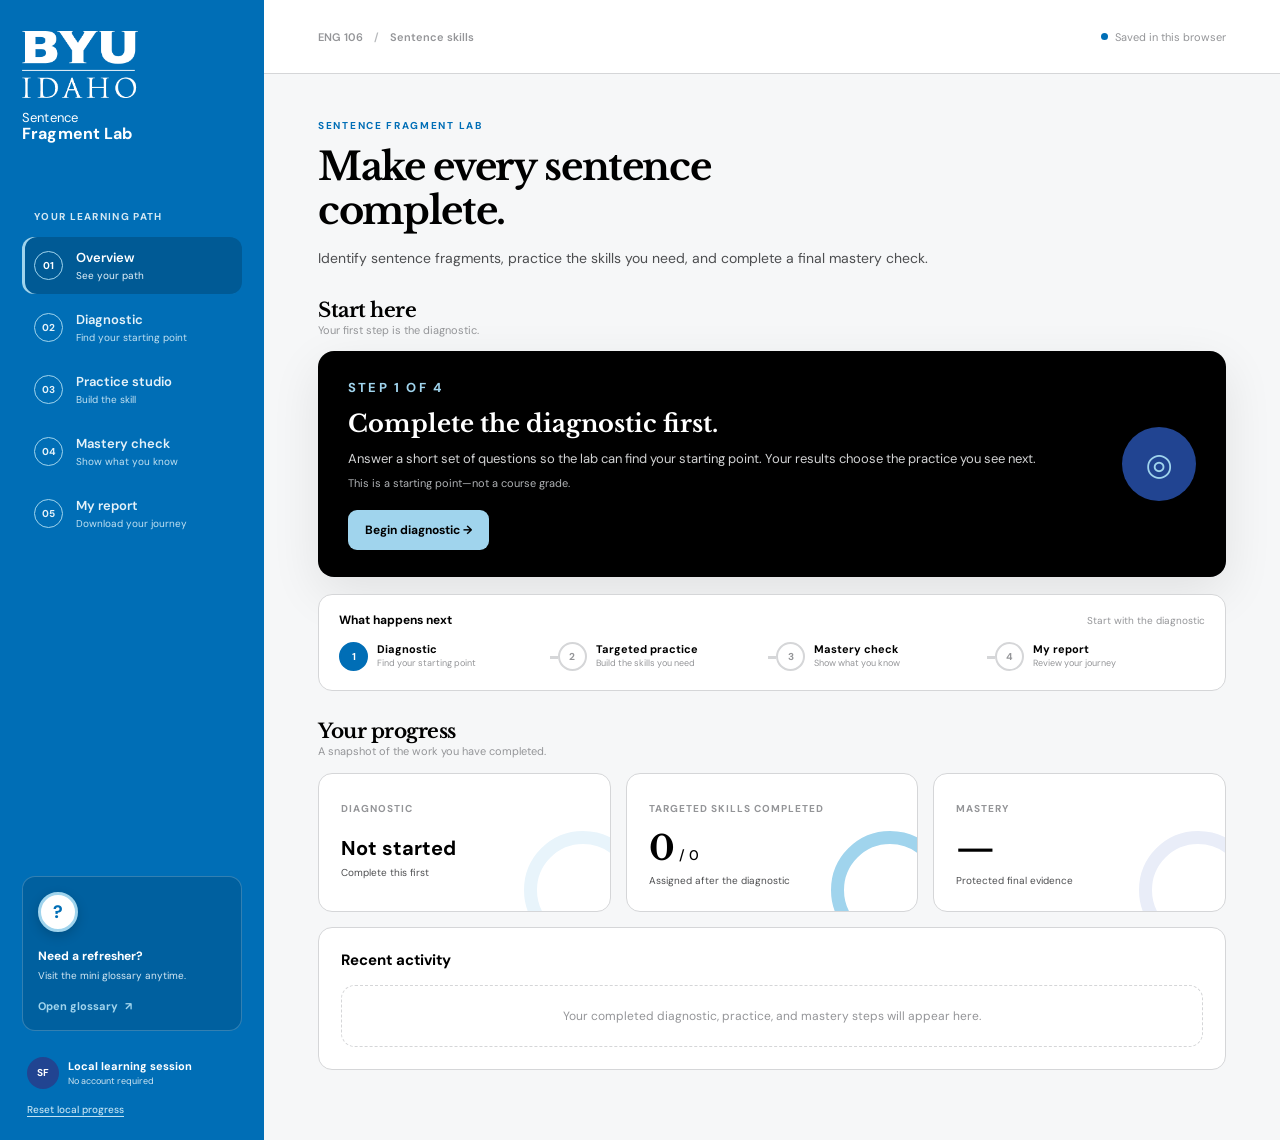
<file: index.html>
<!doctype html>
<html lang="en">
  <head>
    <meta charset="UTF-8" />
    <meta name="viewport" content="width=device-width, initial-scale=1.0" />
    <meta name="theme-color" content="#006EB6" />
    <link rel="manifest" href="manifest.webmanifest" />
    <link rel="icon" href="assets/app-icon.svg" type="image/svg+xml" />
    <title>Sentence Fragment Lab</title>
    <link rel="preconnect" href="https://fonts.googleapis.com" />
    <link rel="preconnect" href="https://fonts.gstatic.com" crossorigin />
    <link href="https://fonts.googleapis.com/css2?family=DM+Sans:wght@400;500;600;700&family=Libre+Baskerville:wght@400;700&display=swap" rel="stylesheet" />
    <link rel="stylesheet" href="styles.css?v=20260924-1" />
  </head>
  <body>
    <div class="app-shell">
      <aside class="sidebar">
        <a class="brand" href="#top" aria-label="Sentence Fragment Lab home">
          <img class="brand-logo" src="assets/BYUI_logo_white.png" alt="BYU-Idaho" />
          <span>Sentence<br /><strong>Fragment Lab</strong></span>
        </a>
        <div class="sidebar-label">Your learning path</div>
        <nav class="phase-nav" aria-label="Learning path">
          <button class="phase-link active" data-view="overview"><span class="phase-number">01</span><span><b>Overview</b><small>See your path</small></span></button>
          <button class="phase-link" data-view="diagnostic"><span class="phase-number">02</span><span><b>Diagnostic</b><small>Find your starting point</small></span></button>
          <button class="phase-link" data-view="practice"><span class="phase-number">03</span><span><b>Practice studio</b><small>Build the skill</small></span></button>
          <button class="phase-link" data-view="mastery"><span class="phase-number">04</span><span><b>Mastery check</b><small>Show what you know</small></span></button>
          <button class="phase-link" data-view="report"><span class="phase-number">05</span><span><b>My report</b><small>Download your journey</small></span></button>
        </nav>
        <div class="sidebar-bottom">
          <div class="support-card">
            <div class="support-icon">?</div>
            <div><strong>Need a refresher?</strong><p>Visit the mini glossary anytime.</p></div>
            <button class="text-button" data-action="glossary">Open glossary <span>↗</span></button>
          </div>
          <div class="student-chip"><span class="avatar">SF</span><span><b>Local learning session</b><small>No account required</small></span></div>
          <button class="reset-button" data-action="reset-state" type="button">Reset local progress</button>
        </div>
      </aside>
      <main class="main-content" id="top">
        <header class="topbar">
          <div class="breadcrumb">ENG 106 <span>/</span> Sentence skills</div>
          <div class="top-actions"><span class="save-status"><i></i> Saved in this browser</span></div>
        </header>
        <div id="app" class="content-wrap"></div>
      </main>
    </div>
    <div id="toast" class="toast" role="status"></div>
    <div id="modal-root"></div>
    <script src="question-bank.js?v=20260910-2"></script>
    <script src="evaluation-rules.js?v=20260924-3"></script>
    <script src="open-text-evaluator.js?v=20260924-3"></script>
    <script src="app.js?v=20260924-2"></script>
    <script>
      if ('serviceWorker' in navigator && (location.protocol === 'https:' || location.hostname === 'localhost')) {
        window.addEventListener('load', () => navigator.serviceWorker.register('./sw.js'));
      }
    </script>
  </body>
</html>
</file>
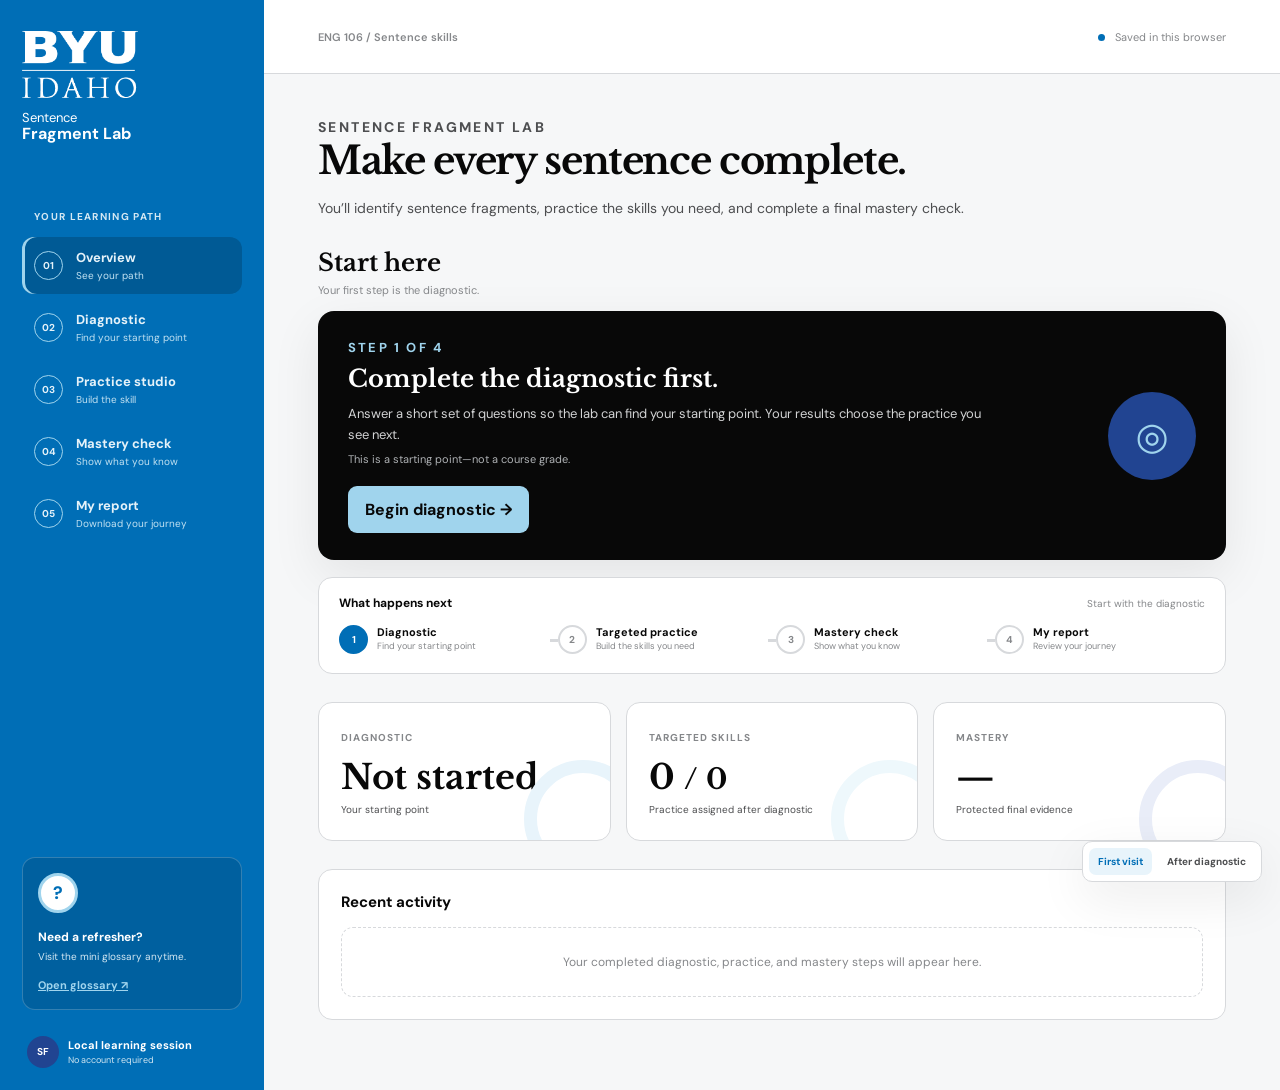
<file: overview-mockup.html>
<!doctype html>
<html lang="en">
<head>
  <meta charset="utf-8" />
  <meta name="viewport" content="width=device-width, initial-scale=1" />
  <title>Sentence Fragment Lab — Overview mockup</title>
  <link rel="preconnect" href="https://fonts.googleapis.com" />
  <link rel="preconnect" href="https://fonts.gstatic.com" crossorigin />
  <link href="https://fonts.googleapis.com/css2?family=DM+Sans:wght@400;500;600;700&family=Libre+Baskerville:wght@400;700&display=swap" rel="stylesheet" />
  <style>
    :root{--blue:#006eb6;--blue-dark:#075b91;--ink:#080808;--soft:#4d4e50;--muted:#85878a;--line:#d7d9dc;--paper:#f6f7f8;--white:#fff;--sky:#a0d4ed;--sky-soft:#e8f4fb;--navy:#214491;--shadow:0 16px 50px rgba(0,0,0,.08);font-family:'DM Sans',system-ui,sans-serif;color:var(--ink);background:var(--paper)}
    *{box-sizing:border-box}body{margin:0;background:var(--paper)}button{font:inherit}.shell{display:flex;min-height:100vh}.side{width:264px;flex:0 0 264px;background:var(--blue);color:var(--white);padding:31px 22px 22px;display:flex;flex-direction:column}.logo{width:116px;margin-bottom:13px}.brand{font-size:13px;line-height:1.1}.brand strong{font-size:16px}.side-label{margin:67px 12px 14px;color:#d4e8f3;text-transform:uppercase;letter-spacing:.13em;font-size:10px;font-weight:700}.phases{display:grid;gap:5px}.phase{display:flex;gap:13px;align-items:center;color:#e5f2f9;padding:12px;border-radius:12px}.phase.active{background:rgba(0,0,0,.18);box-shadow:inset 3px 0 var(--sky)}.num{width:29px;height:29px;border:1px solid var(--sky);border-radius:50%;display:grid;place-items:center;font-size:10px;font-weight:700;flex:0 0 29px}.phase b{display:block;font-size:13px}.phase small{display:block;margin-top:3px;font-size:10px;color:#c2e2f2}.side-bottom{margin-top:auto}.help{border:1px solid rgba(255,255,255,.2);border-radius:13px;padding:15px;background:rgba(0,0,0,.12)}.help-icon{width:40px;height:40px;border:3px solid var(--sky);border-radius:50%;display:grid;place-items:center;background:var(--white);color:var(--blue);font-weight:800;font-size:18px;margin-bottom:12px}.help strong{font-size:12px}.help p{font-size:10px;color:#d4e8f3;margin:4px 0 10px}.help a{color:var(--sky);font-size:11px;font-weight:700}.student{display:flex;gap:9px;align-items:center;margin-top:26px;padding:0 5px;font-size:11px}.avatar{width:32px;height:32px;border-radius:50%;display:grid;place-items:center;background:var(--navy);font-size:10px;font-weight:700}.student small{display:block;color:#d0e6f2;font-size:9px;margin-top:2px}.main{flex:1;min-width:0}.top{height:74px;background:var(--white);border-bottom:1px solid var(--line);display:flex;justify-content:space-between;align-items:center;padding:0 54px}.crumb{font-size:11px;color:var(--muted);font-weight:600}.saved{font-size:11px;color:var(--muted)}.saved i{display:inline-block;width:7px;height:7px;border-radius:50%;background:var(--blue);margin-right:7px}.content{max-width:1230px;margin:0 auto;padding:42px 54px 70px}.eyebrow{color:var(--blue);text-transform:uppercase;letter-spacing:.17em;font-size:10px;font-weight:700;margin:0 0 11px}.hero{max-width:720px;margin-bottom:28px}.hero h1{font:700 clamp(29px,3vw,42px)/1.15 'Libre Baskerville',Georgia,serif;letter-spacing:-.035em;margin:0 0 14px}.hero p{max-width:650px;color:var(--soft);font-size:14px;line-height:1.65;margin:0}.section-head{margin:0 0 14px}.section-head h2{font:700 24px/1.25 'Libre Baskerville',Georgia,serif;margin:0 0 5px}.section-head p{color:var(--muted);font-size:11px;margin:0}.start{background:var(--ink);color:var(--white);border-radius:16px;padding:27px 30px;display:flex;justify-content:space-between;gap:28px;align-items:center;box-shadow:var(--shadow);margin-bottom:17px}.start-copy{max-width:650px}.start .eyebrow{color:var(--sky)}.start h3{font:700 24px/1.25 'Libre Baskerville',Georgia,serif;margin:0 0 10px}.start p{color:#d2d3d4;font-size:13px;line-height:1.55;margin:0 0 6px}.start .reassure{font-size:11px;color:#aeb1b4;margin-bottom:18px}.cta{border:0;border-radius:9px;background:var(--sky);color:var(--ink);padding:13px 17px;font-weight:700;cursor:pointer}.cta:hover{background:#4f9acf;color:var(--white)}.target{width:88px;height:88px;border-radius:50%;background:var(--navy);display:grid;place-items:center;color:var(--sky);font-size:38px;flex:0 0 88px}.path{background:var(--white);border:1px solid var(--line);border-radius:14px;padding:17px 20px 19px;margin-bottom:28px}.path-head{display:flex;justify-content:space-between;gap:16px;align-items:baseline;margin-bottom:14px}.path-head strong{font-size:12px}.path-head span{font-size:10px;color:var(--muted)}.path-grid{display:grid;grid-template-columns:repeat(4,1fr);gap:8px;position:relative}.path-grid:before{content:'';height:3px;background:var(--line);position:absolute;top:14px;left:14px;right:14px}.path-step{display:flex;gap:9px;align-items:center;position:relative;background:var(--white);padding-right:7px}.path-step:first-child .path-dot{background:var(--blue);border-color:var(--blue);color:var(--white)}.path-dot{width:29px;height:29px;border:2px solid var(--line);border-radius:50%;display:grid;place-items:center;background:var(--white);color:var(--muted);font-size:10px;font-weight:700;flex:0 0 29px}.path-step b{display:block;font-size:11px}.path-step small{display:block;color:var(--muted);font-size:9px;margin-top:2px;line-height:1.3}.grid{display:grid;grid-template-columns:repeat(3,1fr);gap:15px;margin-bottom:28px}.card{background:var(--white);border:1px solid var(--line);border-radius:14px;padding:22px;min-height:139px;position:relative;overflow:hidden}.card:after{content:'';position:absolute;width:92px;height:92px;border:13px solid var(--sky-soft);border-radius:50%;right:-32px;bottom:-38px}.card:nth-child(2):after{border-color:#eef8fc}.card:nth-child(3):after{border-color:#e9edf8}.label{color:var(--muted);font-size:10px;text-transform:uppercase;letter-spacing:.1em;font-weight:700}.value{font:700 34px 'Libre Baskerville',Georgia,serif;margin-top:10px}.detail{font-size:10px;color:var(--soft);margin-top:5px}.activity{background:var(--white);border:1px solid var(--line);border-radius:14px;padding:22px}.activity h3{font-size:15px;margin:0 0 15px}.empty{padding:25px 20px;border:1px dashed var(--line);border-radius:12px;text-align:center;color:var(--muted);font-size:12px;line-height:1.5}.state-picker{position:fixed;right:18px;bottom:18px;display:flex;gap:6px;padding:6px;background:var(--white);border:1px solid var(--line);border-radius:10px;box-shadow:var(--shadow)}.state-picker button{border:0;background:transparent;color:var(--soft);padding:7px 9px;border-radius:7px;font-size:10px;font-weight:700;cursor:pointer}.state-picker button.active{background:var(--sky-soft);color:var(--blue)}
    @media(max-width:920px){.side{width:215px;flex-basis:215px}.top{padding:0 28px}.content{padding:34px 28px 60px}.path-grid{grid-template-columns:repeat(2,1fr);row-gap:14px}.path-grid:before{display:none}}
    @media(max-width:680px){.shell{display:block}.side{width:100%;padding:18px}.side-label,.side-bottom{display:none}.phases{display:flex;overflow:auto;margin-top:19px}.phase{min-width:max-content;padding:8px}.phase small{display:none}.top{height:57px;padding:0 18px}.saved{display:none}.content{padding:30px 18px 80px}.start{display:block}.target{display:none}.grid{grid-template-columns:1fr}.path-grid{grid-template-columns:1fr}.path-step{padding-right:0}}
  </style>
</head>
<body>
  <div class="shell">
    <aside class="side">
      <img class="logo" src="assets/BYUI_logo_white.png" alt="BYU-Idaho" />
      <div class="brand">Sentence<br /><strong>Fragment Lab</strong></div>
      <div class="side-label">Your learning path</div>
      <nav class="phases" aria-label="Learning path">
        <div class="phase active"><span class="num">01</span><span><b>Overview</b><small>See your path</small></span></div>
        <div class="phase"><span class="num">02</span><span><b>Diagnostic</b><small>Find your starting point</small></span></div>
        <div class="phase"><span class="num">03</span><span><b>Practice studio</b><small>Build the skill</small></span></div>
        <div class="phase"><span class="num">04</span><span><b>Mastery check</b><small>Show what you know</small></span></div>
        <div class="phase"><span class="num">05</span><span><b>My report</b><small>Download your journey</small></span></div>
      </nav>
      <div class="side-bottom"><div class="help"><div class="help-icon">?</div><strong>Need a refresher?</strong><p>Visit the mini glossary anytime.</p><a href="#">Open glossary ↗</a></div><div class="student"><span class="avatar">SF</span><span><b>Local learning session</b><small>No account required</small></span></div></div>
    </aside>
    <main class="main">
      <header class="top"><div class="crumb">ENG 106 <span>/</span> Sentence skills</div><div class="saved"><i></i> Saved in this browser</div></header>
      <div class="content">
        <section class="hero"><p class="eyebrow">Sentence Fragment Lab</p><h1>Make every sentence complete.</h1><p>You’ll identify sentence fragments, practice the skills you need, and complete a final mastery check.</p></section>
        <section class="section-head"><h2>Start here</h2><p>Your first step is the diagnostic.</p></section>
        <section class="start"><div class="start-copy"><p class="eyebrow" id="startEyebrow">Step 1 of 4</p><h3 id="startTitle">Complete the diagnostic first.</h3><p id="startBody">Answer a short set of questions so the lab can find your starting point. Your results choose the practice you see next.</p><p class="reassure">This is a starting point—not a course grade.</p><button class="cta" id="startButton" type="button">Begin diagnostic →</button></div><div class="target" aria-hidden="true">◎</div></section>
        <section class="path" aria-label="Learning path overview"><div class="path-head"><strong>What happens next</strong><span id="pathStatus">Start with the diagnostic</span></div><div class="path-grid"><div class="path-step"><span class="path-dot">1</span><span><b>Diagnostic</b><small>Find your starting point</small></span></div><div class="path-step"><span class="path-dot">2</span><span><b>Targeted practice</b><small>Build the skills you need</small></span></div><div class="path-step"><span class="path-dot">3</span><span><b>Mastery check</b><small>Show what you know</small></span></div><div class="path-step"><span class="path-dot">4</span><span><b>My report</b><small>Review your journey</small></span></div></div></section>
        <section class="grid" aria-label="Progress snapshot"><div class="card"><span class="label">Diagnostic</span><div class="value">Not started</div><div class="detail">Your starting point</div></div><div class="card"><span class="label">Targeted skills</span><div class="value">0 <small>/ 0</small></div><div class="detail">Practice assigned after diagnostic</div></div><div class="card"><span class="label">Mastery</span><div class="value">—</div><div class="detail">Protected final evidence</div></div></section>
        <section class="activity"><h3>Recent activity</h3><div class="empty">Your completed diagnostic, practice, and mastery steps will appear here.</div></section>
      </div>
    </main>
  </div>
  <div class="state-picker" aria-label="Mockup state"><button class="active" data-state="first">First visit</button><button data-state="next">After diagnostic</button></div>
  <script>
    const first = { eyebrow:'Step 1 of 4', title:'Complete the diagnostic first.', body:'Answer a short set of questions so the lab can find your starting point. Your results choose the practice you see next.', button:'Begin diagnostic →', status:'Start with the diagnostic' };
    const next = { eyebrow:'Step 2 of 4', title:'Continue to targeted practice.', body:'Your diagnostic is complete. Work through the assigned skills, then complete a fresh verification item for each one.', button:'Open learning studio →', status:'Your next step is targeted practice' };
    document.querySelectorAll('[data-state]').forEach((button) => button.addEventListener('click', () => { const state = button.dataset.state === 'next' ? next : first; document.querySelectorAll('[data-state]').forEach((item) => item.classList.toggle('active', item === button)); document.querySelector('#startEyebrow').textContent = state.eyebrow; document.querySelector('#startTitle').textContent = state.title; document.querySelector('#startBody').textContent = state.body; document.querySelector('#startButton').textContent = state.button; document.querySelector('#pathStatus').textContent = state.status; }));
  </script>
</body>
</html>
</file>
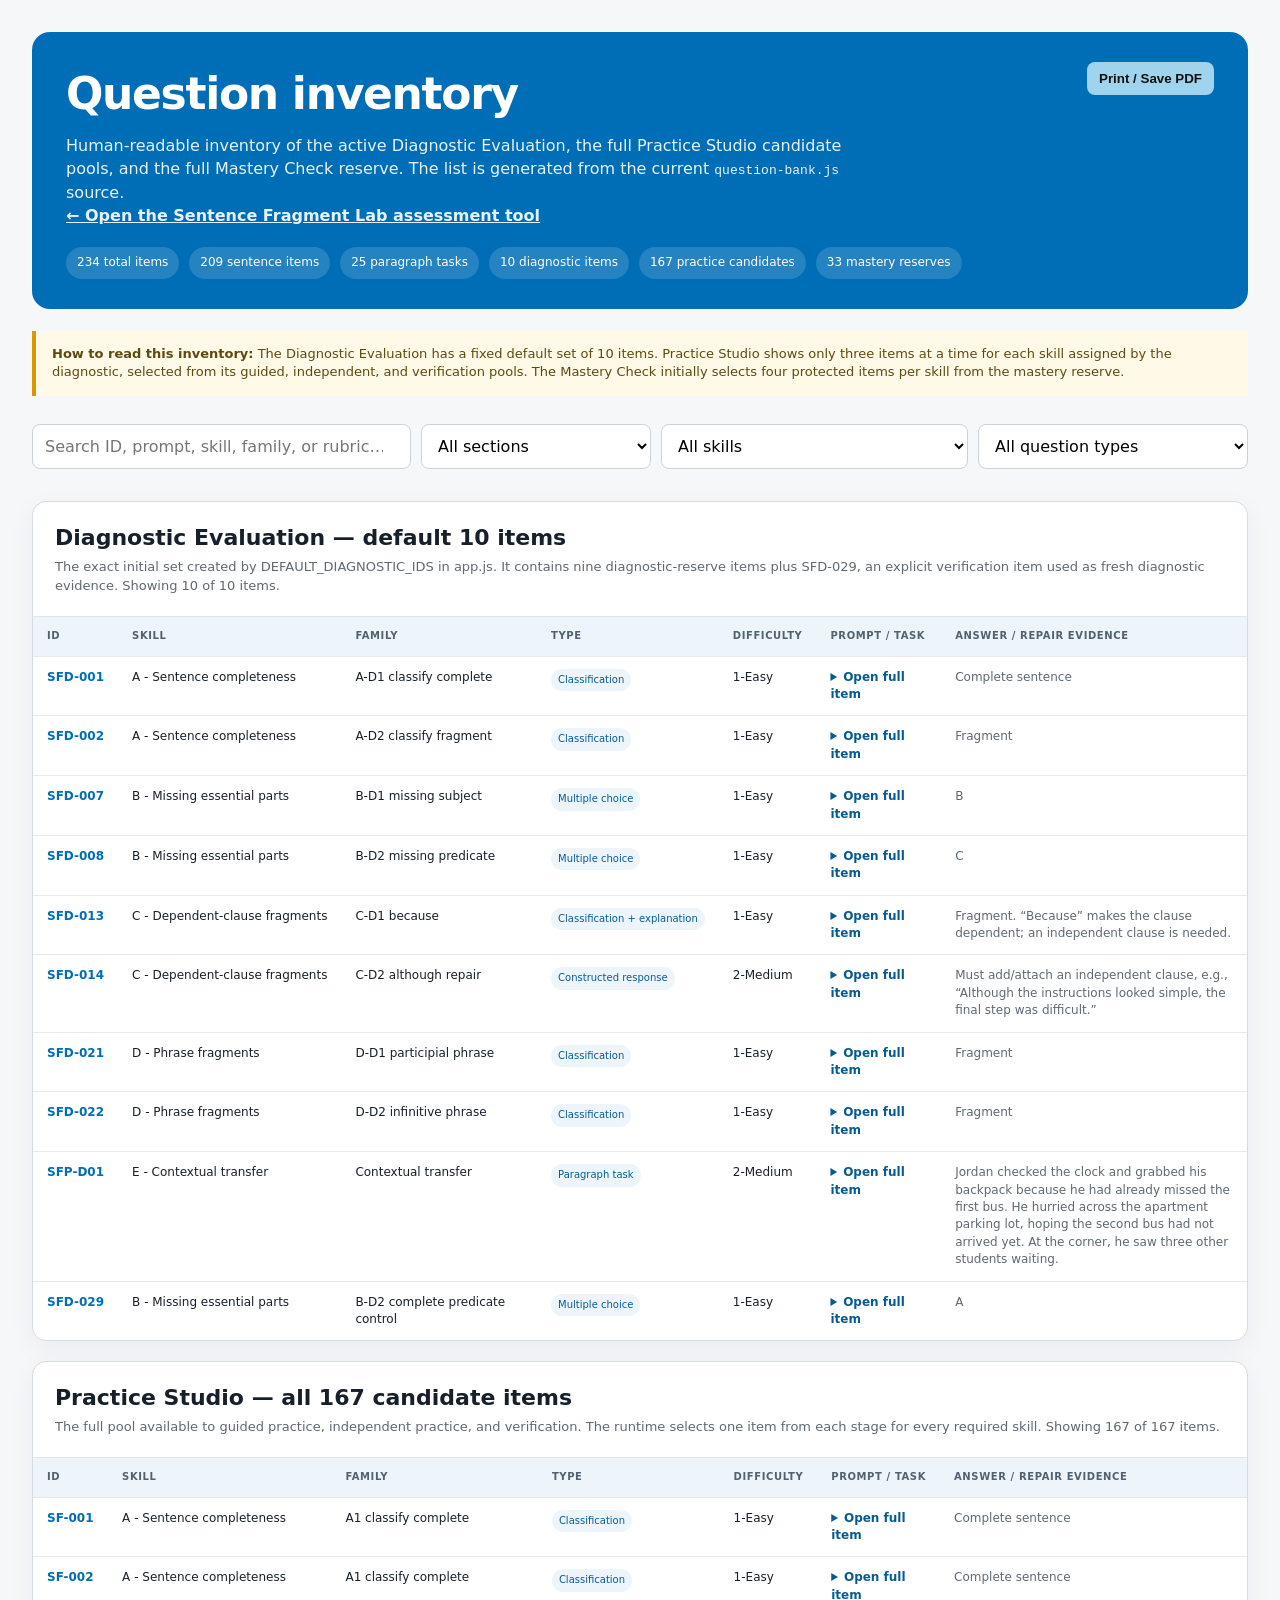
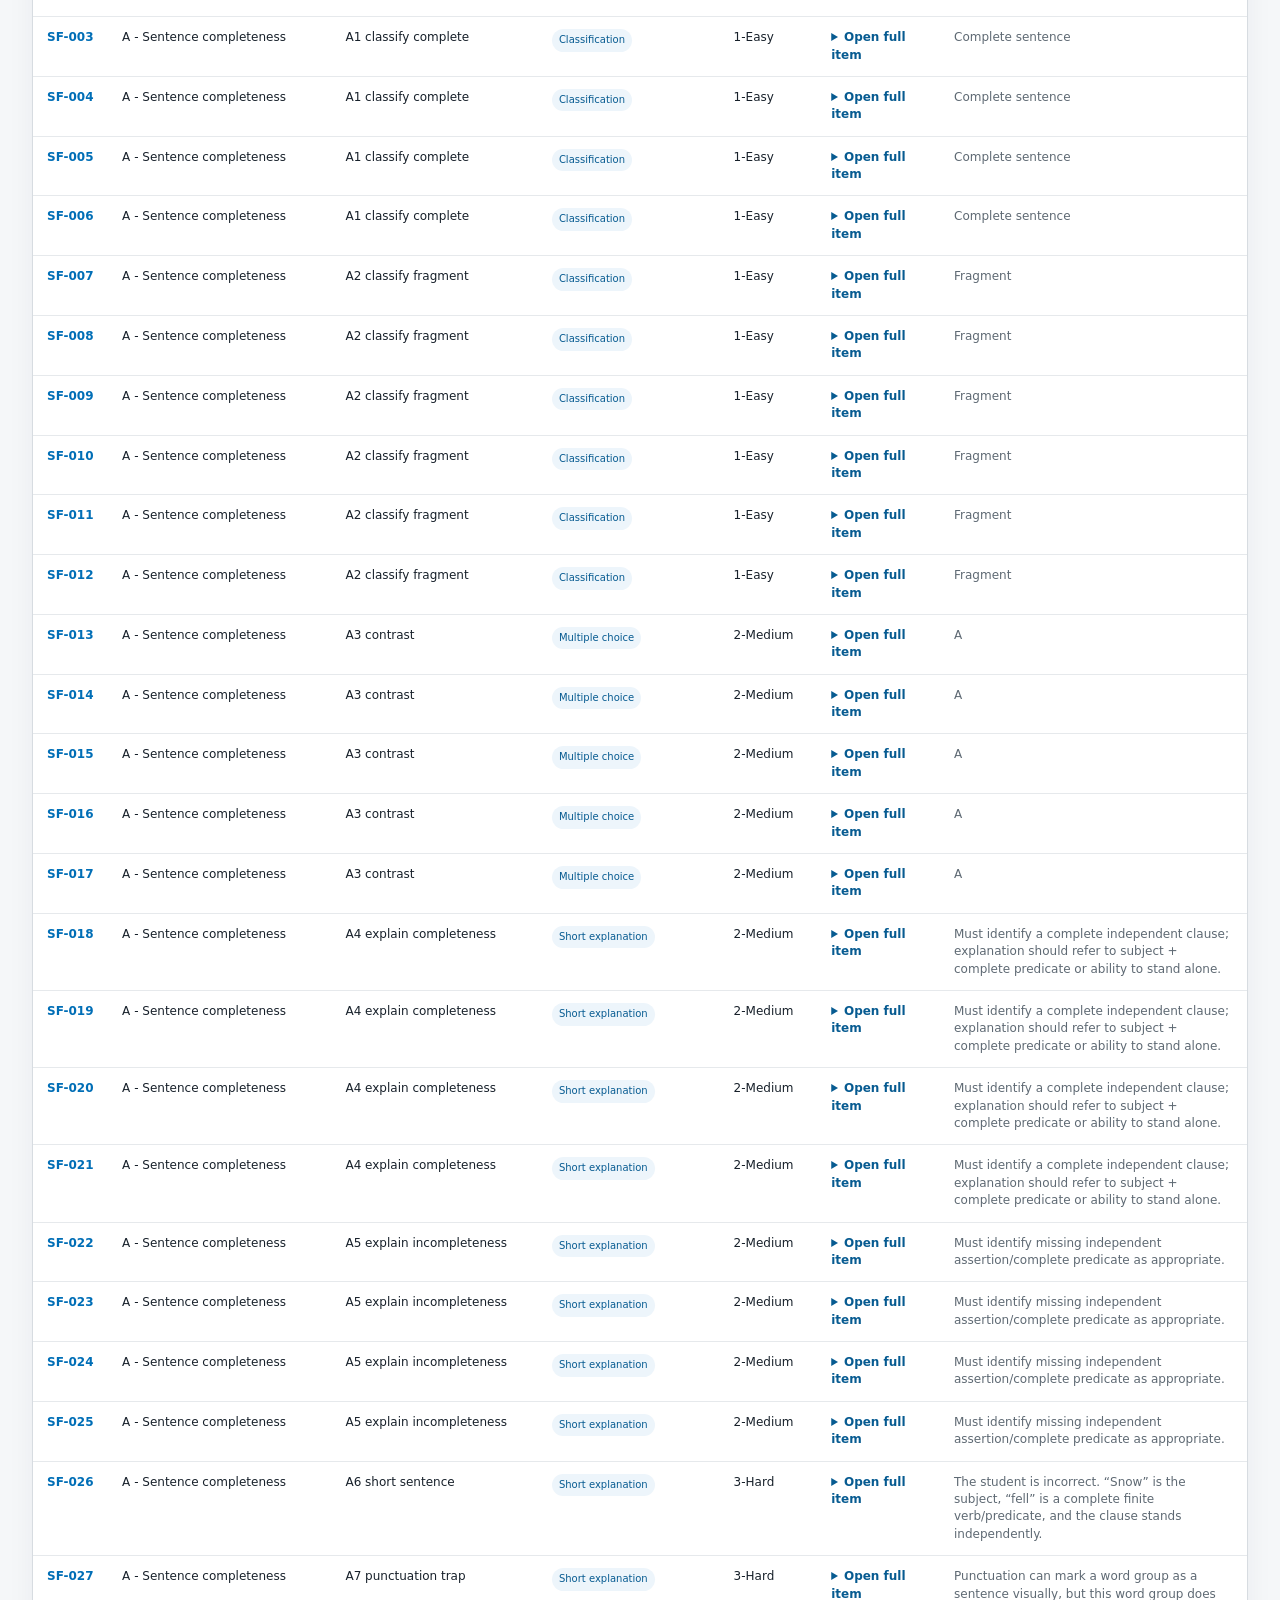
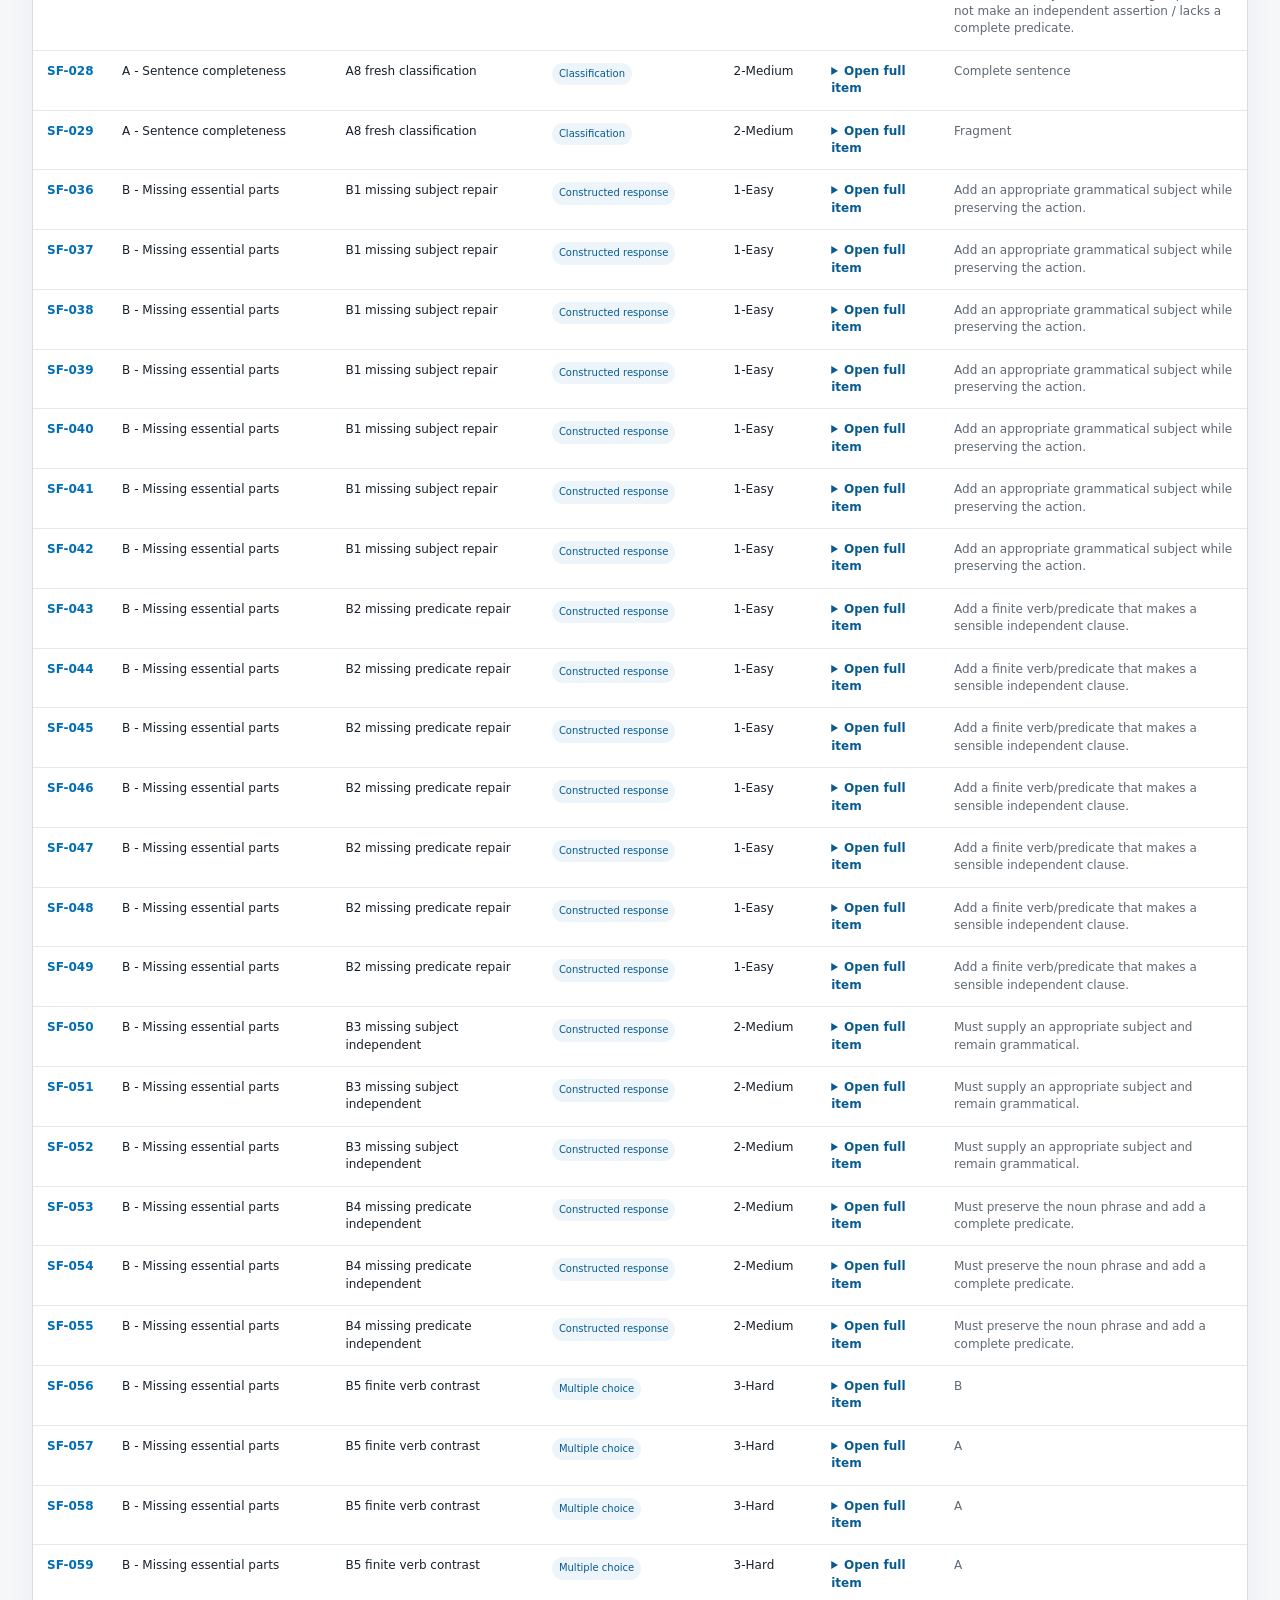
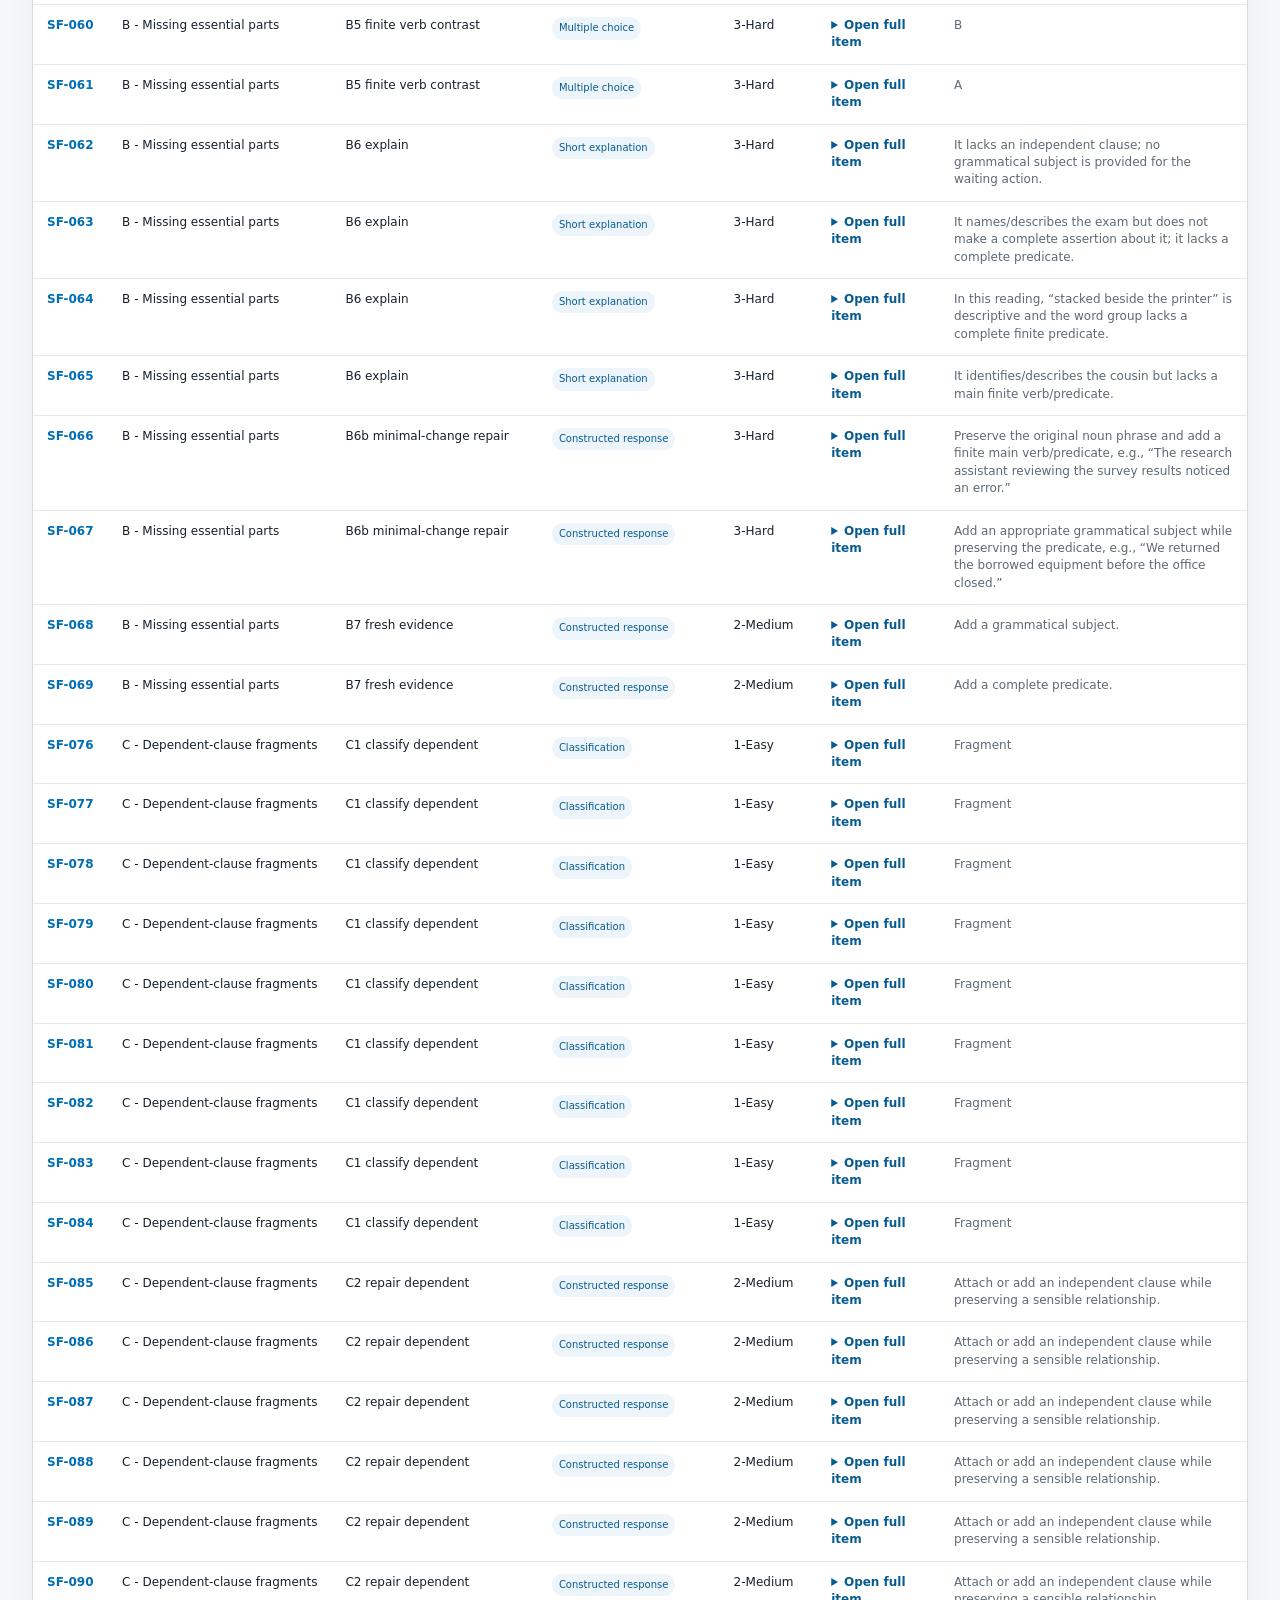
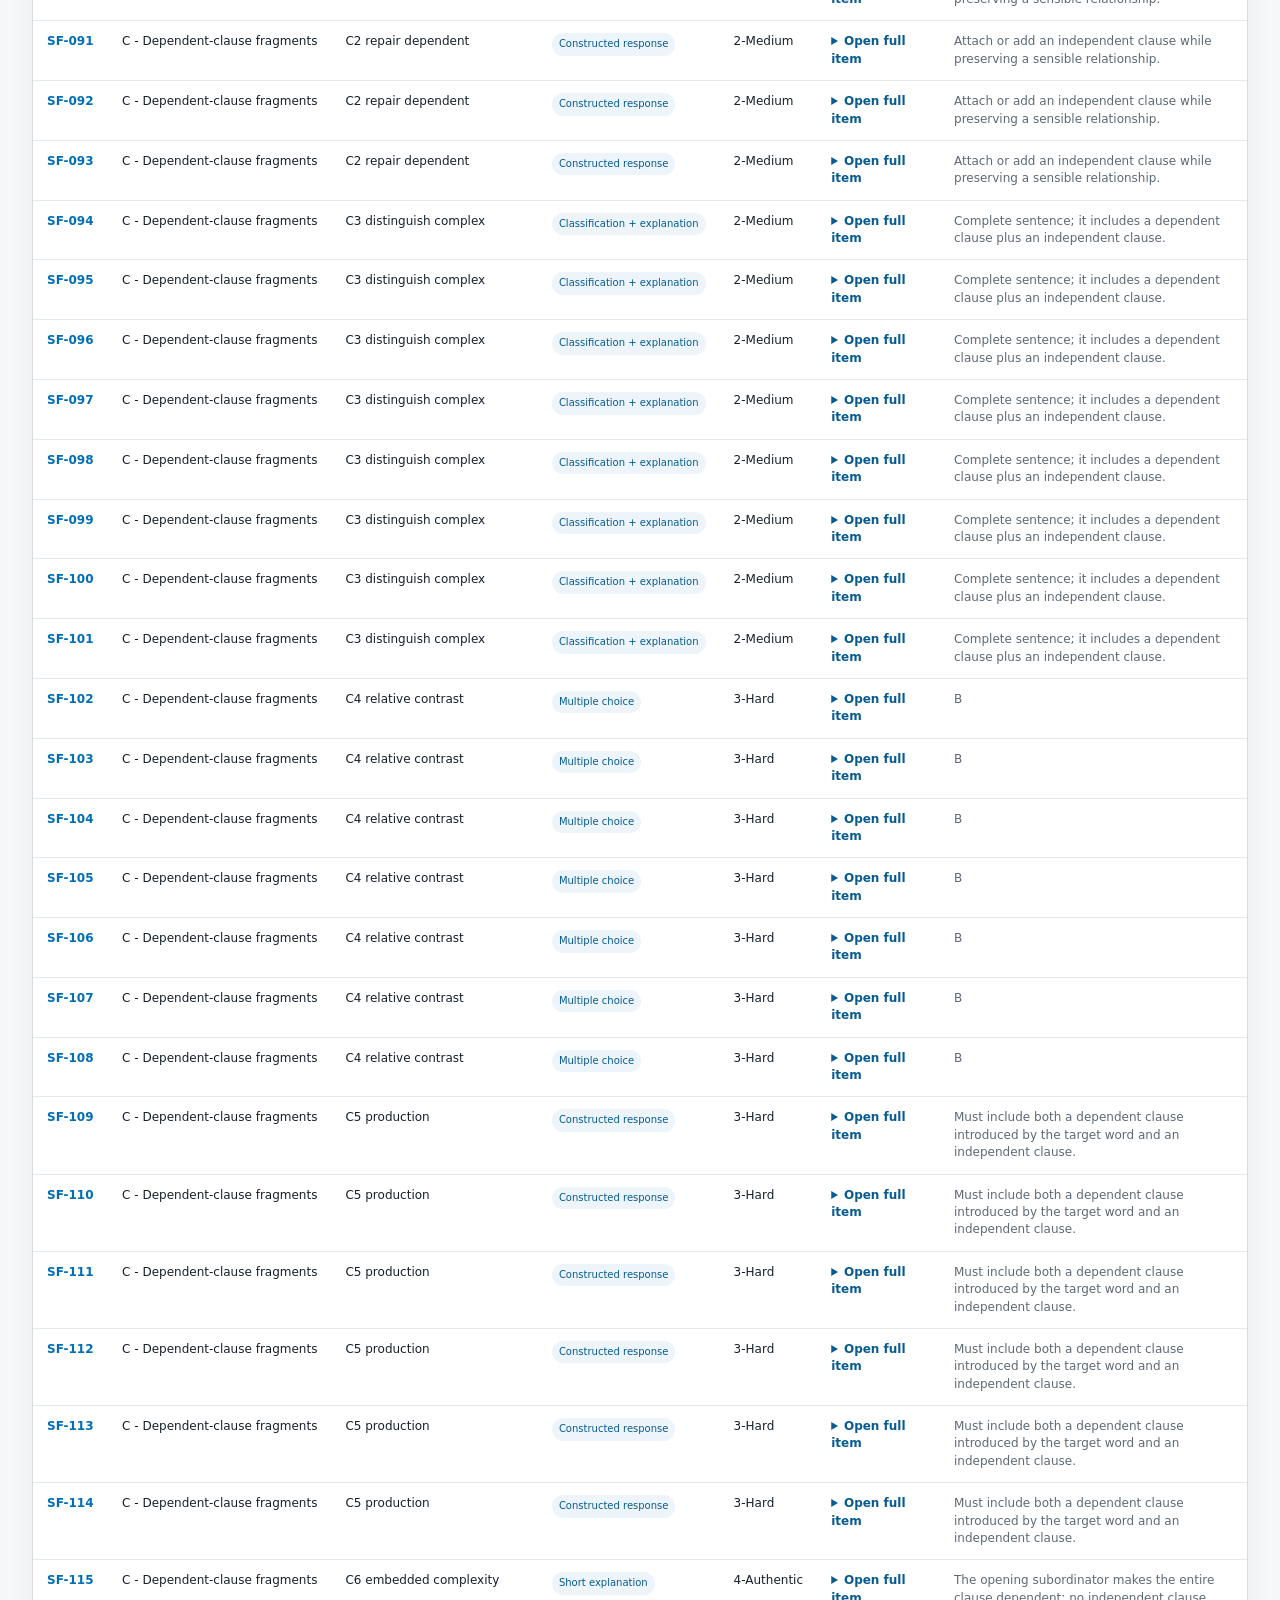
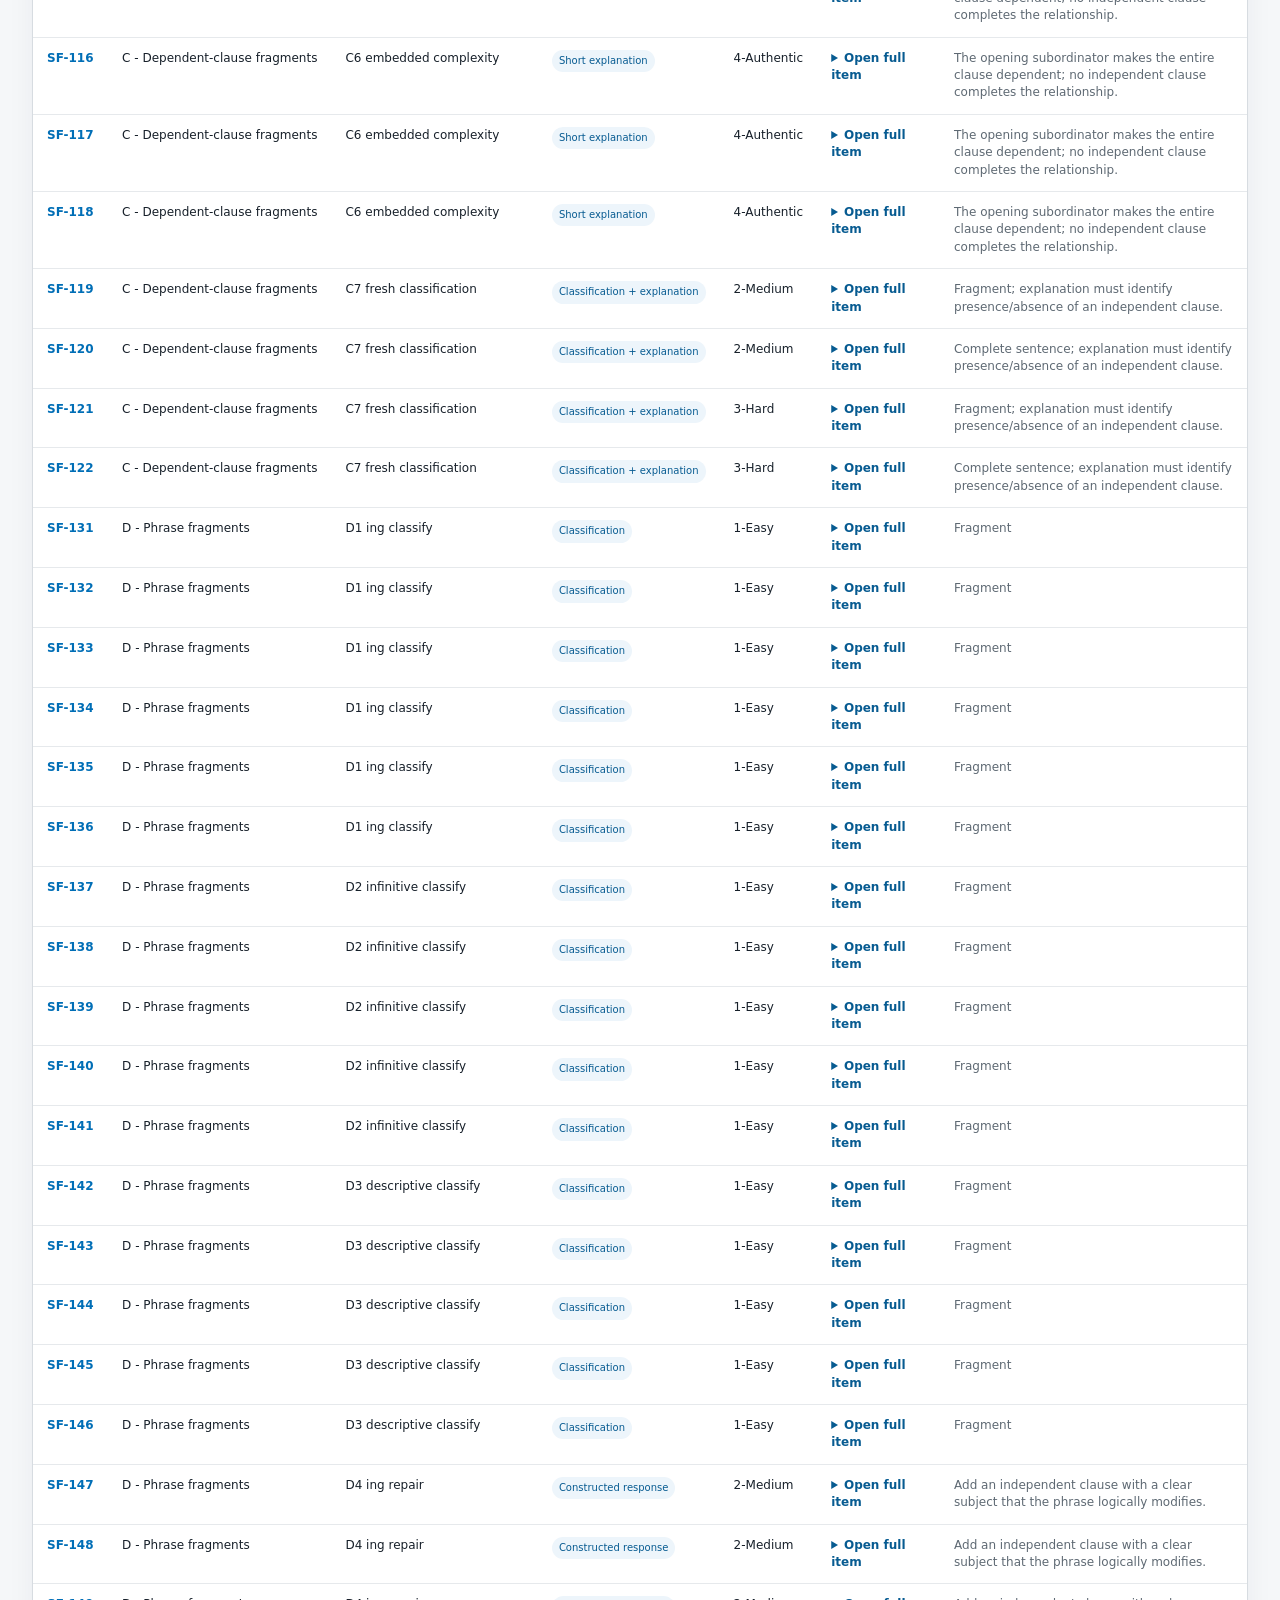
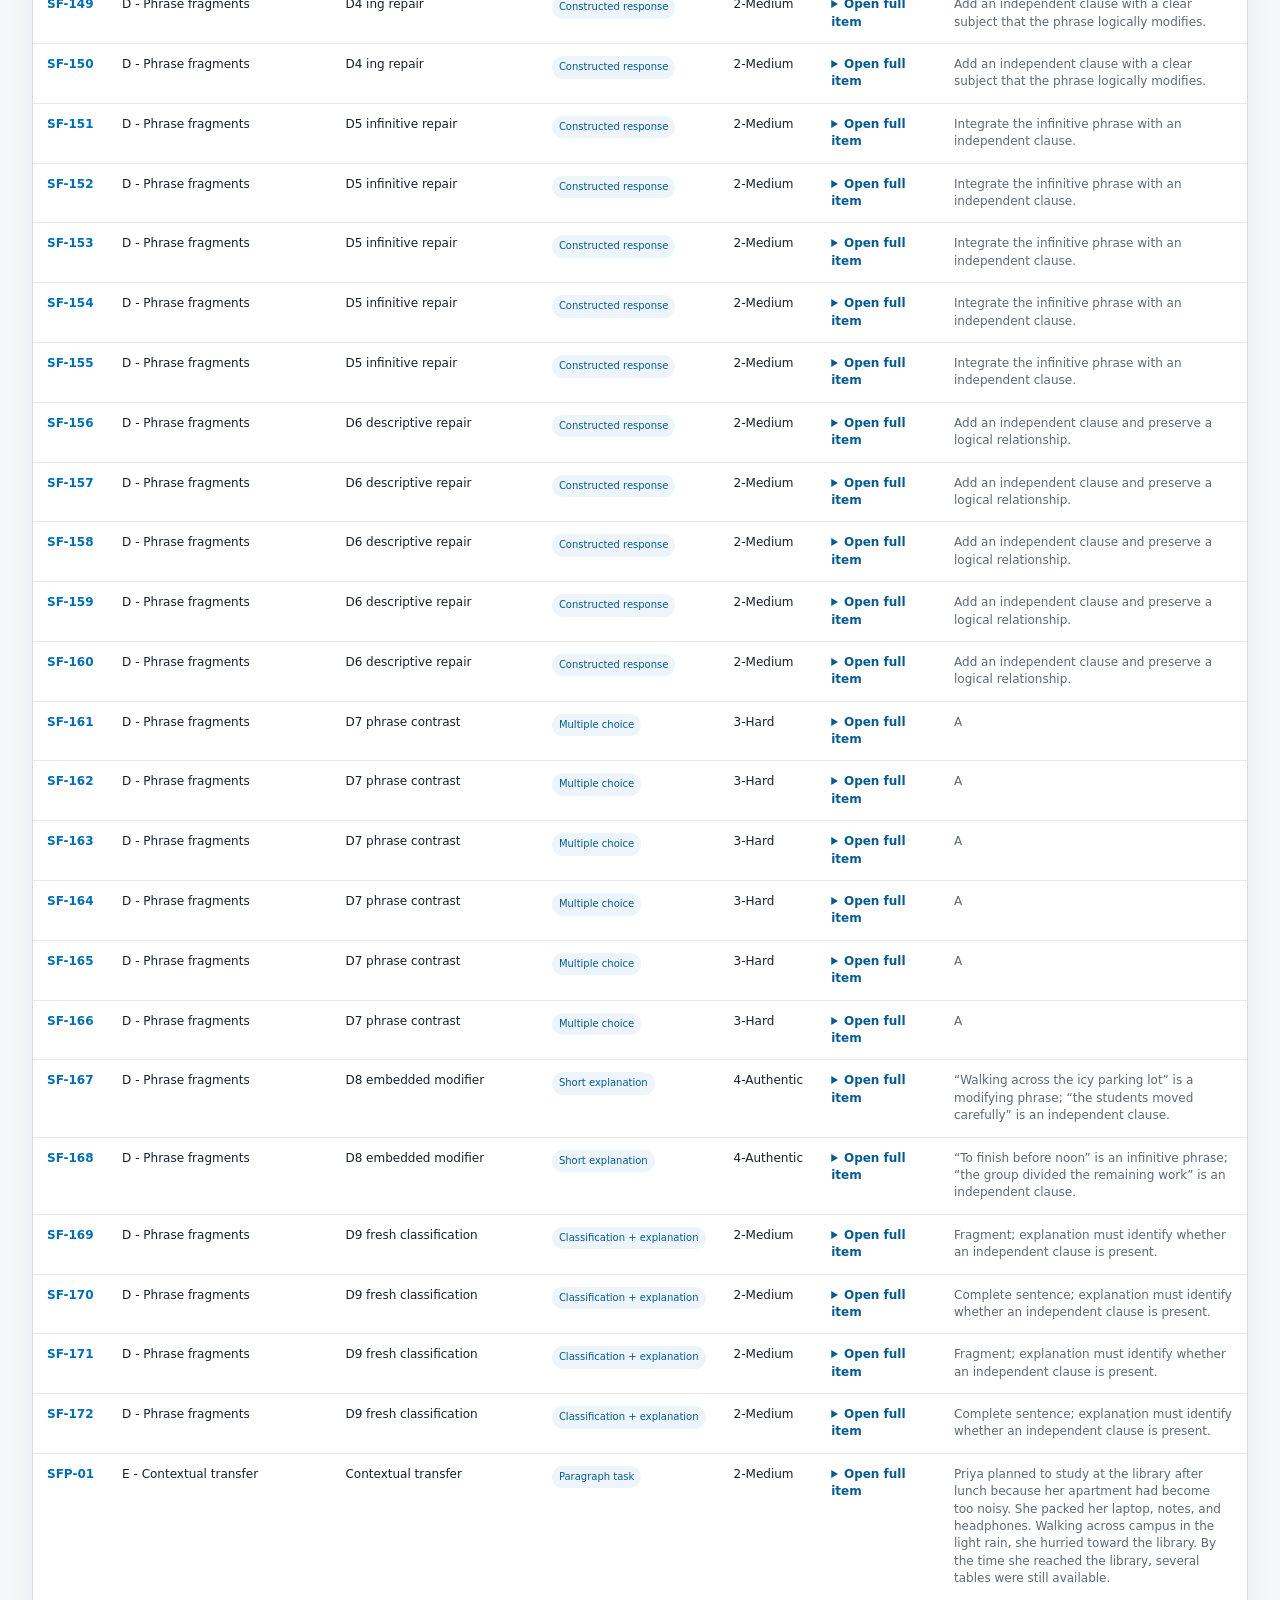
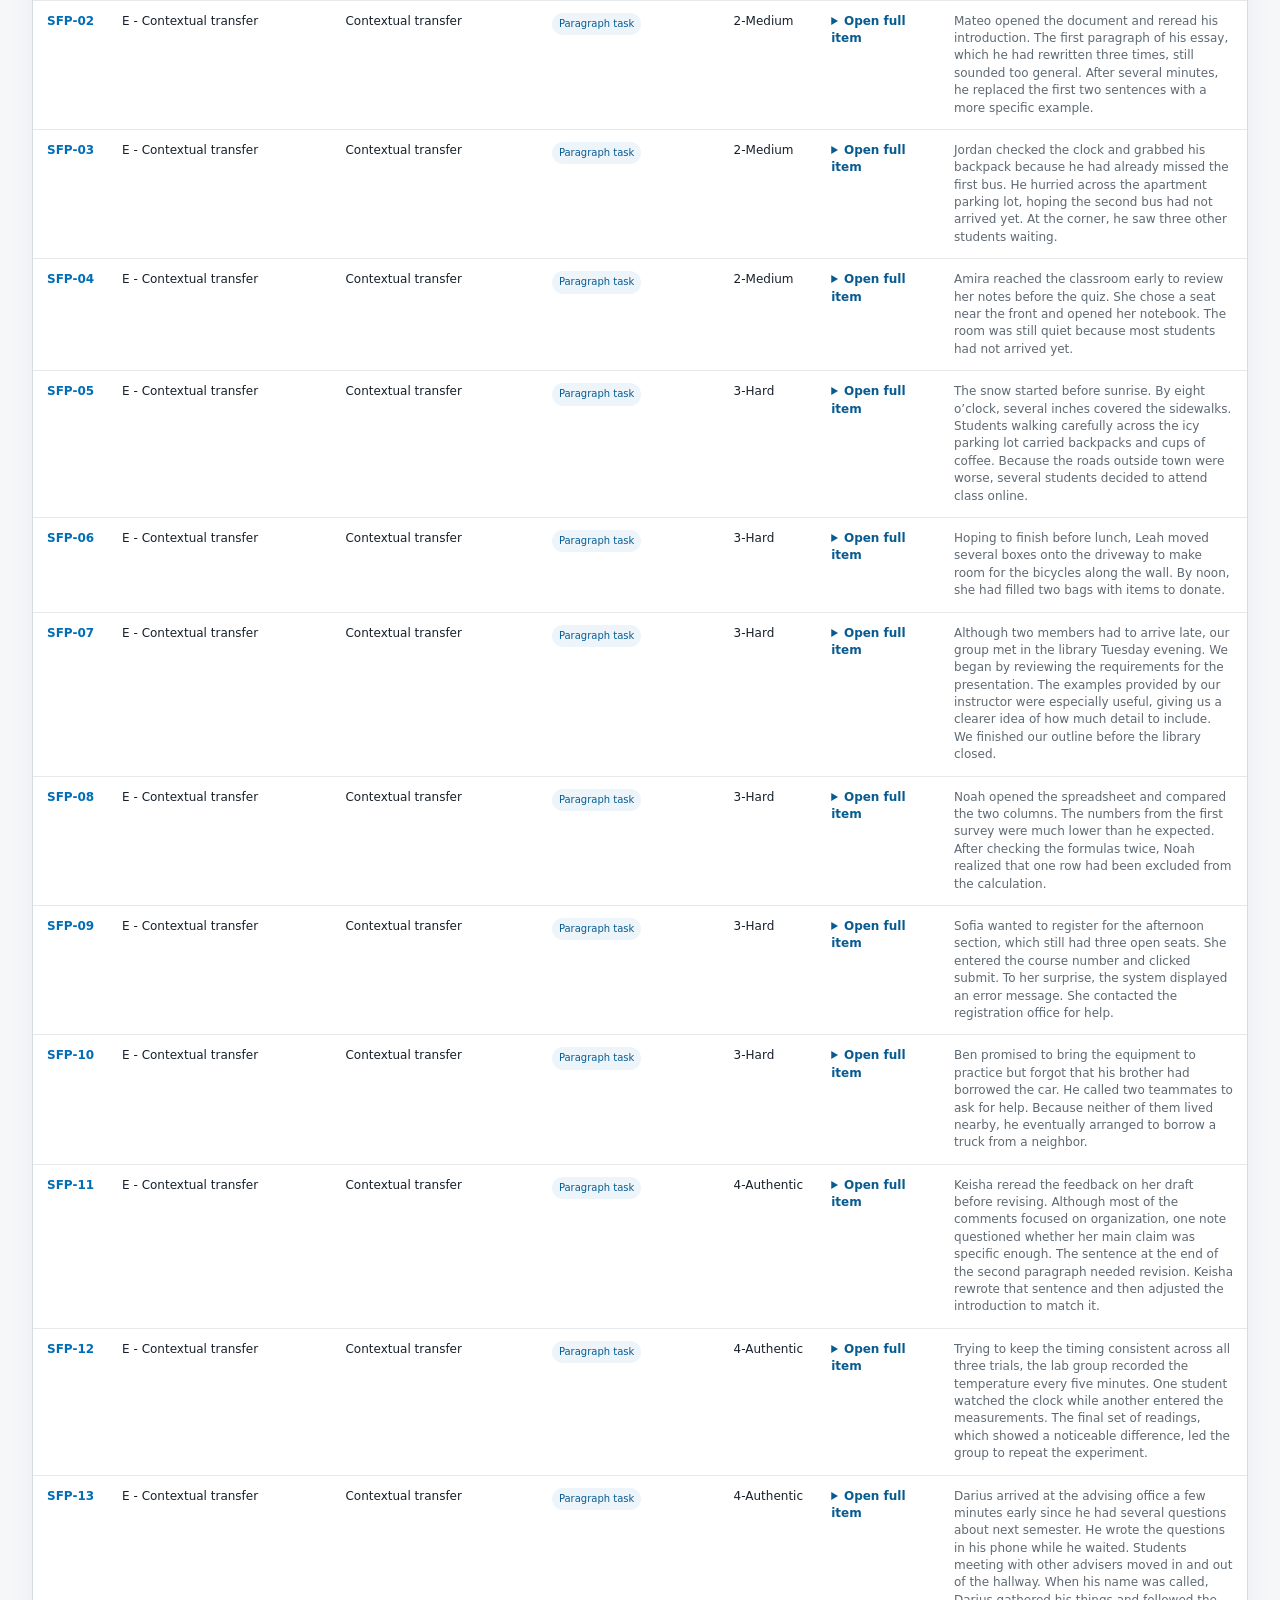
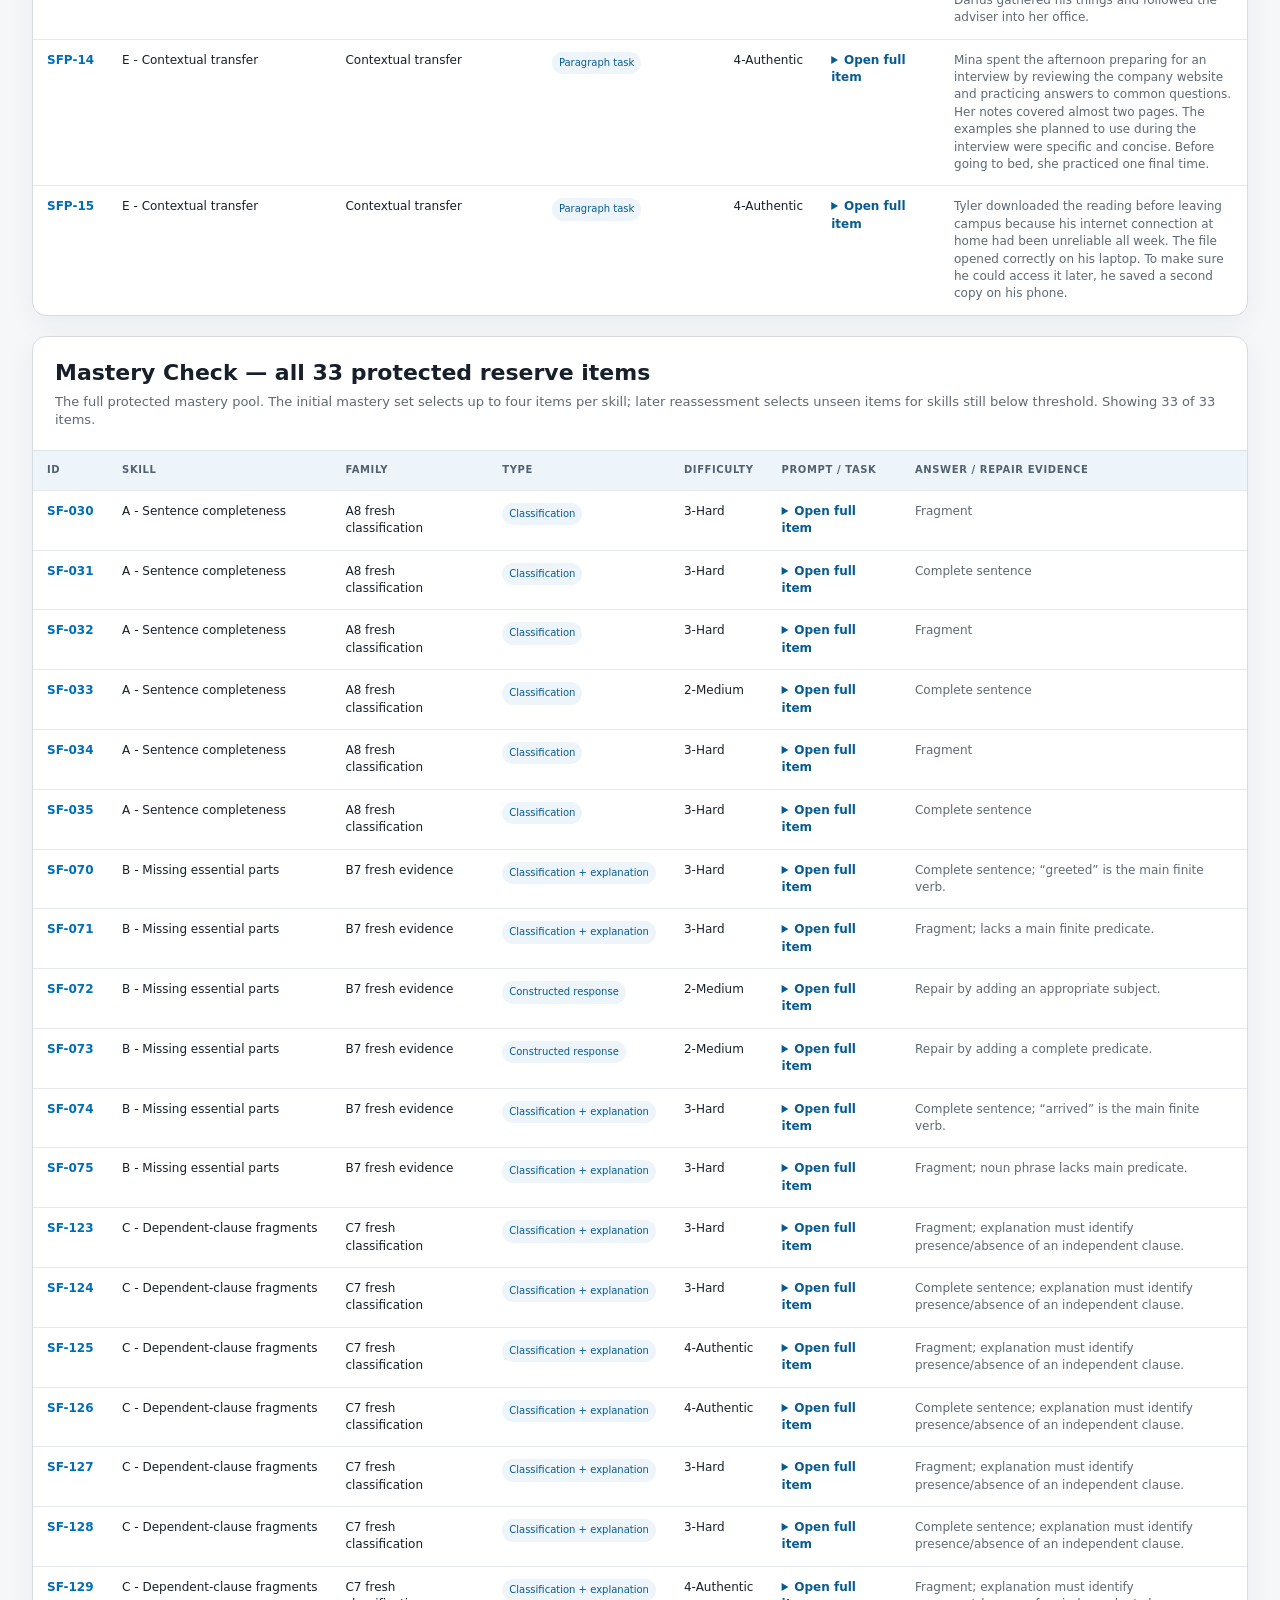
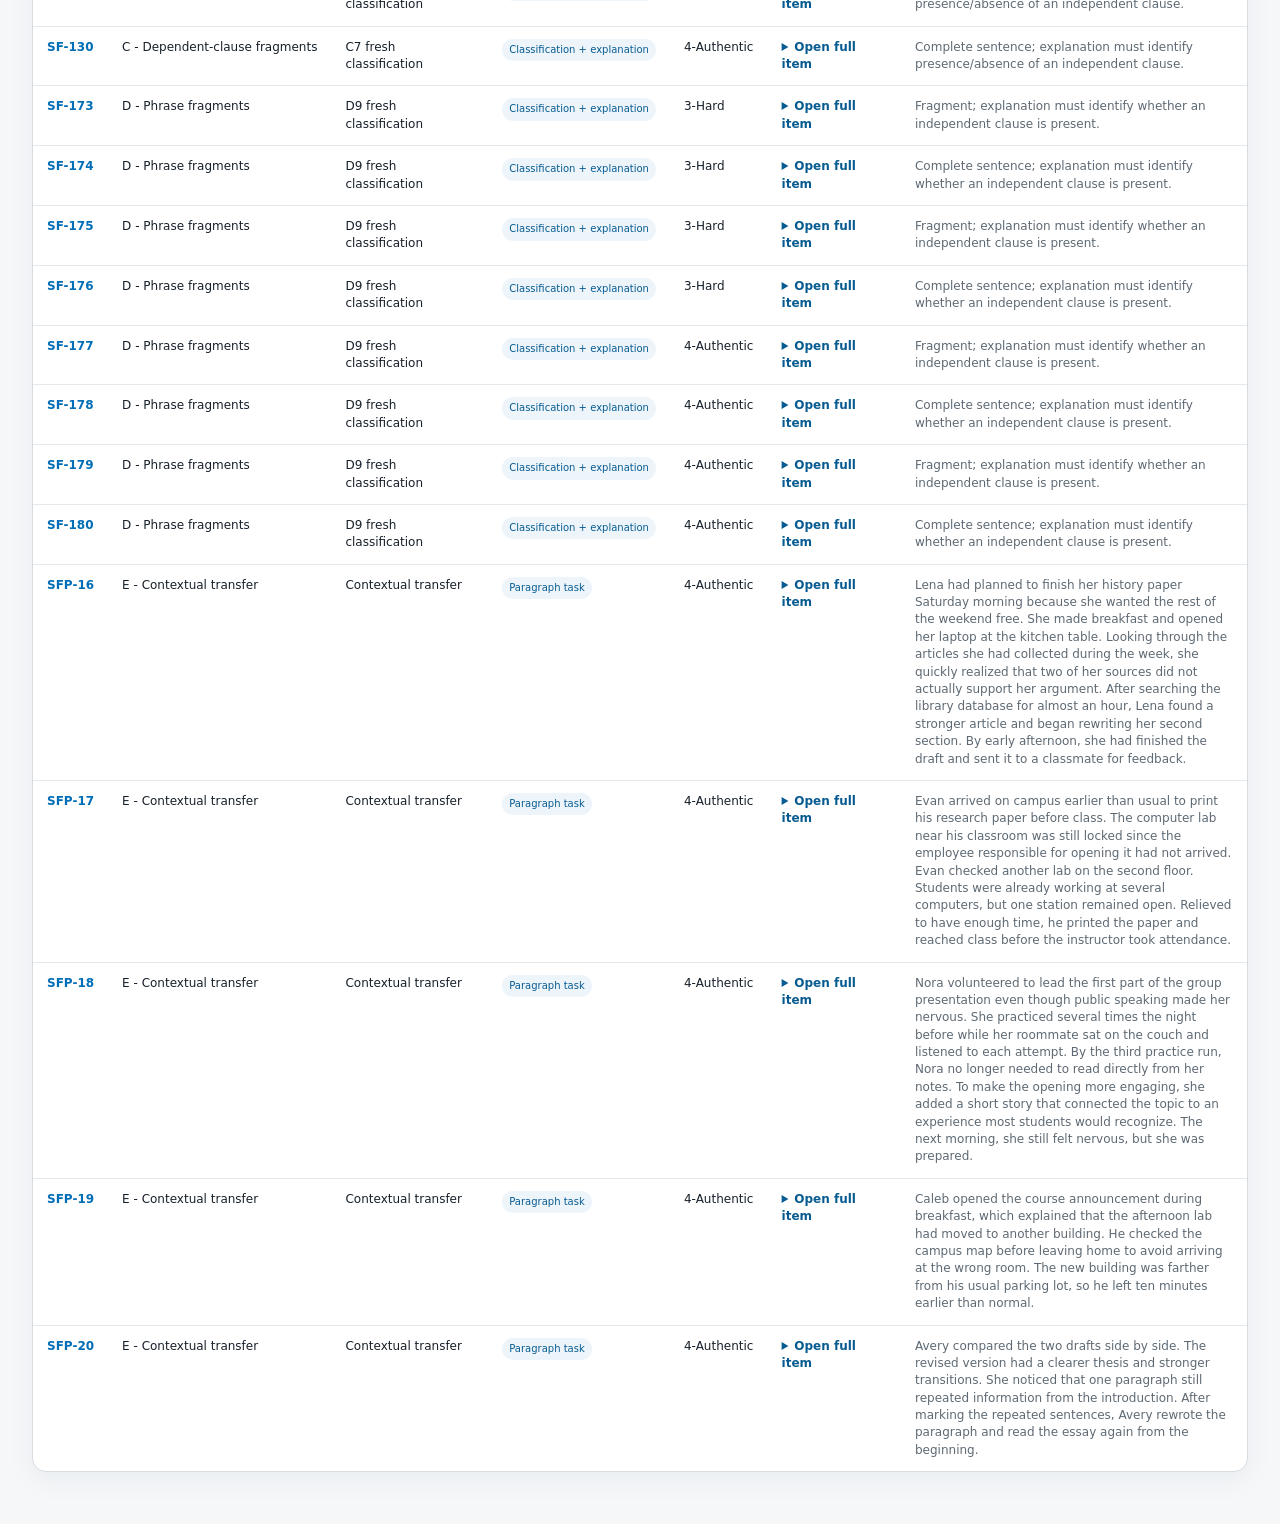
<file: question-inventory.html>
<!doctype html>
<html lang="en">
<head>
  <meta charset="utf-8" />
  <meta name="viewport" content="width=device-width, initial-scale=1" />
  <title>Sentence Fragment Lab — Question inventory</title>
  <style>
    :root{font-family:Inter,ui-sans-serif,system-ui,-apple-system,BlinkMacSystemFont,"Segoe UI",sans-serif;color:#17202a;background:#f5f7f9;line-height:1.45}*{box-sizing:border-box}body{margin:0}.wrap{max-width:1500px;margin:0 auto;padding:32px}.hero{background:#006eb6;color:#fff;border-radius:18px;padding:30px 34px;margin-bottom:22px}.hero h1{margin:0 0 8px;font-size:clamp(28px,4vw,44px);letter-spacing:-.03em}.hero p{max-width:820px;margin:0;color:#e5f2f9}.meta{display:flex;flex-wrap:wrap;gap:10px;margin-top:20px}.meta span{background:rgba(255,255,255,.14);border-radius:999px;padding:7px 11px;font-size:12px}.controls{position:sticky;top:0;z-index:2;background:rgba(245,247,249,.96);backdrop-filter:blur(8px);padding:12px 0;display:flex;flex-wrap:wrap;gap:10px}.controls input,.controls select{border:1px solid #cbd2d9;background:#fff;border-radius:8px;padding:10px 12px;font:inherit;min-height:42px}.controls input{flex:1 1 280px}.controls select{flex:0 1 220px}.section{background:#fff;border:1px solid #d7dce1;border-radius:14px;margin:20px 0;overflow:hidden;box-shadow:0 8px 28px rgba(20,38,54,.05)}.section-head{padding:20px 22px;border-bottom:1px solid #e1e5e8}.section-head h2{margin:0 0 4px;font-size:22px}.section-head p{margin:0;color:#5e6973;font-size:13px}.table-wrap{overflow:auto}.item-table{width:100%;border-collapse:collapse;min-width:1050px}.item-table th,.item-table td{text-align:left;vertical-align:top;padding:12px 14px;border-bottom:1px solid #e6e9ec;font-size:12px}.item-table th{position:sticky;top:66px;background:#eef5fa;color:#52616e;text-transform:uppercase;letter-spacing:.06em;font-size:10px}.item-table tr:last-child td{border-bottom:0}.item-table td:first-child{font-weight:700;white-space:nowrap;color:#006eb6}.item-table td:nth-child(2){white-space:nowrap}.tag{display:inline-block;border-radius:999px;background:#edf5fb;color:#075b91;padding:4px 7px;font-size:10px;white-space:nowrap}.prompt{white-space:pre-line;max-width:680px}.prompt summary{cursor:pointer;color:#075b91;font-weight:600}.prompt-body{margin-top:7px;white-space:pre-line;color:#27323c}.rubric{white-space:pre-line;color:#5e6973;max-width:360px}.empty{padding:24px;color:#687580}.note{background:#fff9e8;border-left:4px solid #d99a00;padding:14px 16px;margin:16px 0;color:#5d4a11;font-size:13px}.print{float:right;border:0;border-radius:8px;padding:9px 12px;background:#a0d4ed;color:#111;font-weight:700;cursor:pointer}@media(max-width:700px){.wrap{padding:18px}.hero{padding:24px}.section-head{padding:17px}.item-table th{top:66px}}
    /* Keep column labels in the table header row; do not independently sticky-position each cell. */
    .item-table th{position:static}
  </style>
</head>
<body>
  <main class="wrap">
    <section class="hero">
      <button class="print" type="button" onclick="window.print()">Print / Save PDF</button>
      <h1>Question inventory</h1>
      <p>Human-readable inventory of the active Diagnostic Evaluation, the full Practice Studio candidate pools, and the full Mastery Check reserve. The list is generated from the current <code>question-bank.js</code> source.</p>
      <p><a href="./index.html" style="color:#e5f2f9;font-weight:700">← Open the Sentence Fragment Lab assessment tool</a></p>
      <div class="meta" id="meta"></div>
    </section>
    <div class="note"><strong>How to read this inventory:</strong> The Diagnostic Evaluation has a fixed default set of 10 items. Practice Studio shows only three items at a time for each skill assigned by the diagnostic, selected from its guided, independent, and verification pools. The Mastery Check initially selects four protected items per skill from the mastery reserve.</div>
    <div class="controls" aria-label="Inventory filters"><input id="search" type="search" placeholder="Search ID, prompt, skill, family, or rubric…" /><select id="stage"><option value="all">All sections</option><option value="diagnostic">Diagnostic default</option><option value="practice">Practice Studio pools</option><option value="mastery">Mastery Check reserve</option></select><select id="skill"><option value="all">All skills</option></select><select id="type"><option value="all">All question types</option></select></div>
    <div id="inventory"></div>
  </main>
  <script src="question-bank.js"></script>
  <script>
    const bank = window.QUESTION_BANK;
    const sentenceRows = bank.sentences.map((row) => Object.fromEntries(bank.sentenceColumns.map((key, i) => [key, row[i] || ''])));
    const paragraphRows = bank.paragraphs.map((row) => Object.fromEntries(bank.paragraphColumns.map((key, i) => [key, row[i] || '']))).map((row) => ({...row, Type:'Paragraph task', Prompt:row.Paragraph, Family:'Contextual transfer'}));
    const rows = [...sentenceRows, ...paragraphRows];
    const byId = Object.fromEntries(rows.map((row) => [row.ID, row]));
    const diagnosticIds = [...['a','b','c','d'].flatMap((letter) => rows.filter((row) => row.Stage === 'Diagnostic' && row.Skill.toLowerCase().startsWith(letter)).slice(0, 2).map((row) => row.ID)), ...rows.filter((row) => row.Stage === 'Diagnostic' && row.Skill.toLowerCase().startsWith('e')).slice(0, 1).map((row) => row.ID), 'SFD-029'];
    const diagnostic = diagnosticIds.map((id) => ({...byId[id], Selection:'Default diagnostic'}));
    const practice = rows.filter((row) => ['Guided practice','Independent practice','Verification'].includes(row.Stage)).map((row) => ({...row, Selection:'Practice pool'}));
    const mastery = rows.filter((row) => row.Stage === 'Mastery assessment').map((row) => ({...row, Selection:'Mastery reserve'}));
    const sections = [{key:'diagnostic', title:'Diagnostic Evaluation — default 10 items', description:'The exact initial set created by DEFAULT_DIAGNOSTIC_IDS in app.js. It contains nine diagnostic-reserve items plus SFD-029, an explicit verification item used as fresh diagnostic evidence.', items:diagnostic}, {key:'practice', title:'Practice Studio — all 167 candidate items', description:'The full pool available to guided practice, independent practice, and verification. The runtime selects one item from each stage for every required skill.', items:practice}, {key:'mastery', title:'Mastery Check — all 33 protected reserve items', description:'The full protected mastery pool. The initial mastery set selects up to four items per skill; later reassessment selects unseen items for skills still below threshold.', items:mastery}];
    const meta = document.querySelector('#meta');
    meta.innerHTML = [`${rows.length} total items`, `${sentenceRows.length} sentence items`, `${paragraphRows.length} paragraph tasks`, `${diagnostic.length} diagnostic items`, `${practice.length} practice candidates`, `${mastery.length} mastery reserves`].map((text) => `<span>${text}</span>`).join('');
    const skillSelect = document.querySelector('#skill');
    [...new Set(rows.map((row) => row.Skill))].sort().forEach((skill) => skillSelect.insertAdjacentHTML('beforeend', `<option value="${escapeHtml(skill)}">${escapeHtml(skill)}</option>`));
    const typeSelect = document.querySelector('#type');
    [...new Set(rows.map((row) => row.Type))].sort().forEach((type) => typeSelect.insertAdjacentHTML('beforeend', `<option value="${escapeHtml(type)}">${escapeHtml(type)}</option>`));
    function escapeHtml(value){return String(value ?? '').replace(/[&<>"']/g,(char)=>({'&':'&amp;','<':'&lt;','>':'&gt;','"':'&quot;',"'":'&#39;'}[char]));}
    function render(){
      const search = document.querySelector('#search').value.trim().toLowerCase(); const sectionFilter = document.querySelector('#stage').value; const skill = document.querySelector('#skill').value; const type = document.querySelector('#type').value;
      const html = sections.filter((section) => sectionFilter === 'all' || section.key === sectionFilter).map((section) => { const filtered = section.items.filter((row) => { const haystack = [row.ID,row.Skill,row.Family,row.Type,row.Difficulty,row.Prompt,row['Answer / Rubric'],row['Target Fragments'],row['Sample Repair']].join(' ').toLowerCase(); return (!search || haystack.includes(search)) && (skill === 'all' || row.Skill === skill) && (type === 'all' || row.Type === type); }); return `<section class="section"><div class="section-head"><h2>${section.title}</h2><p>${section.description} Showing ${filtered.length} of ${section.items.length} items.</p></div>${filtered.length ? `<div class="table-wrap"><table class="item-table"><thead><tr><th>ID</th><th>Skill</th><th>Family</th><th>Type</th><th>Difficulty</th><th>Prompt / task</th><th>Answer / repair evidence</th></tr></thead><tbody>${filtered.map((row) => `<tr><td>${escapeHtml(row.ID)}</td><td>${escapeHtml(row.Skill)}</td><td>${escapeHtml(row.Family || 'Contextual transfer')}</td><td><span class="tag">${escapeHtml(row.Type)}</span></td><td>${escapeHtml(row.Difficulty)}</td><td><details class="prompt"><summary>Open full item</summary><div class="prompt-body">${escapeHtml(row.Prompt)}</div></details></td><td class="rubric">${escapeHtml(row['Answer / Rubric'] || row['Sample Repair'] || row['Target Fragments'] || 'See item evaluator')}</td></tr>`).join('')}</tbody></table></div>` : '<div class="empty">No items match the current filters.</div>'}</section>`; }).join(''); document.querySelector('#inventory').innerHTML = html || '<div class="section"><div class="empty">No section selected.</div></div>';
    }
    document.querySelectorAll('.controls input,.controls select').forEach((control) => control.addEventListener('input', render));
    render();
  </script>
</body>
</html>
</file>
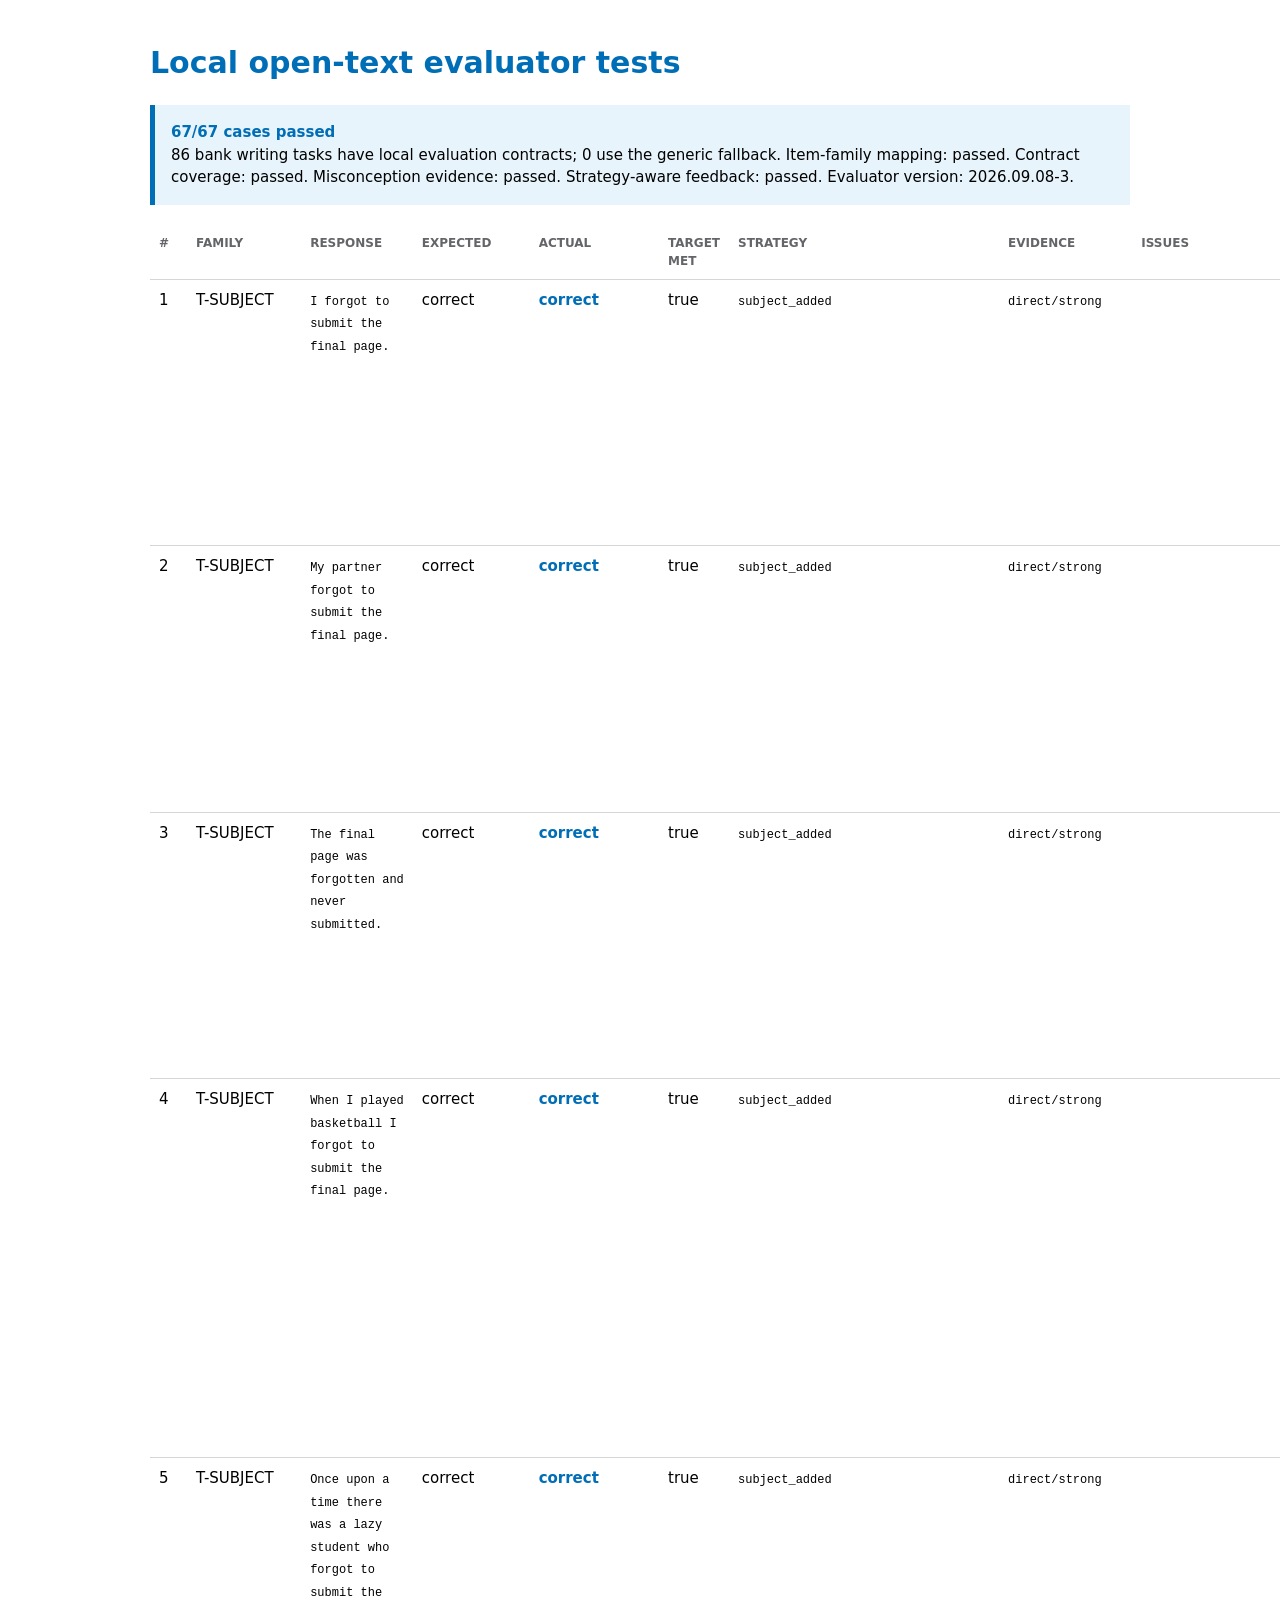
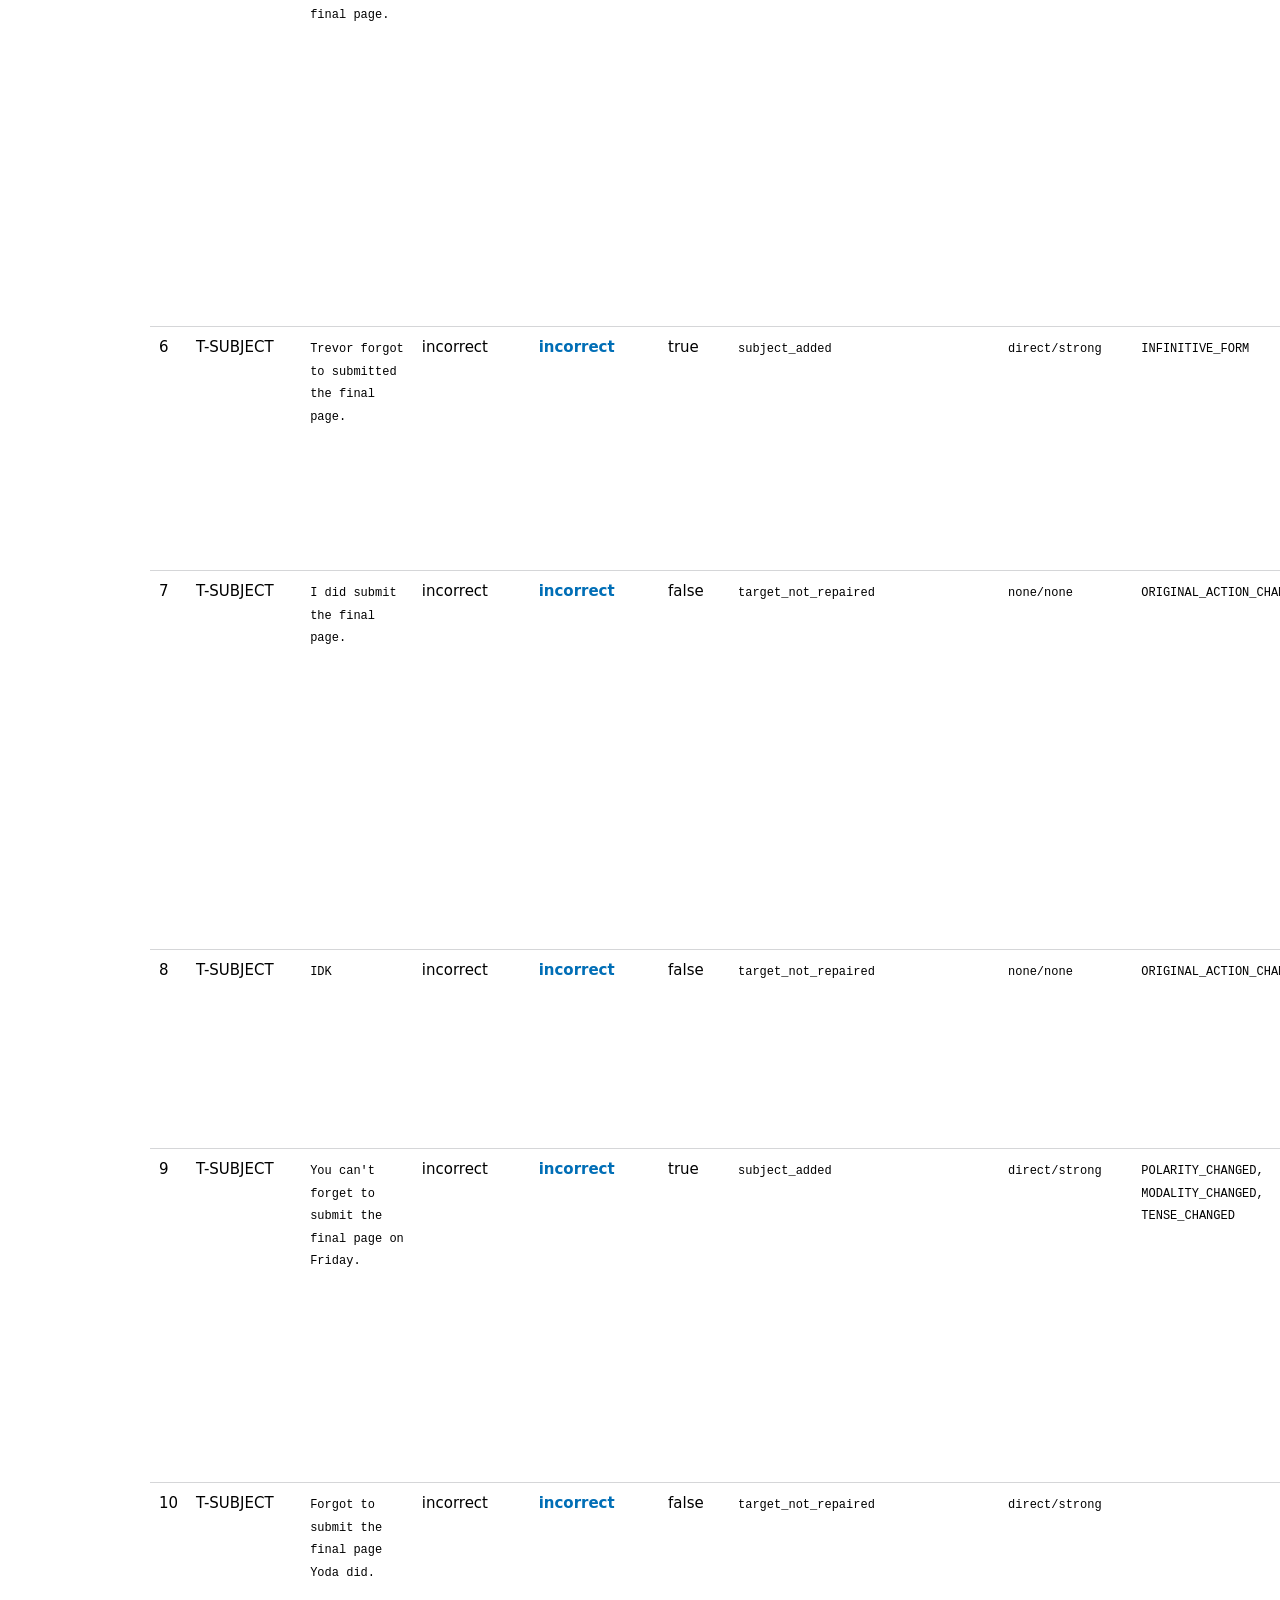
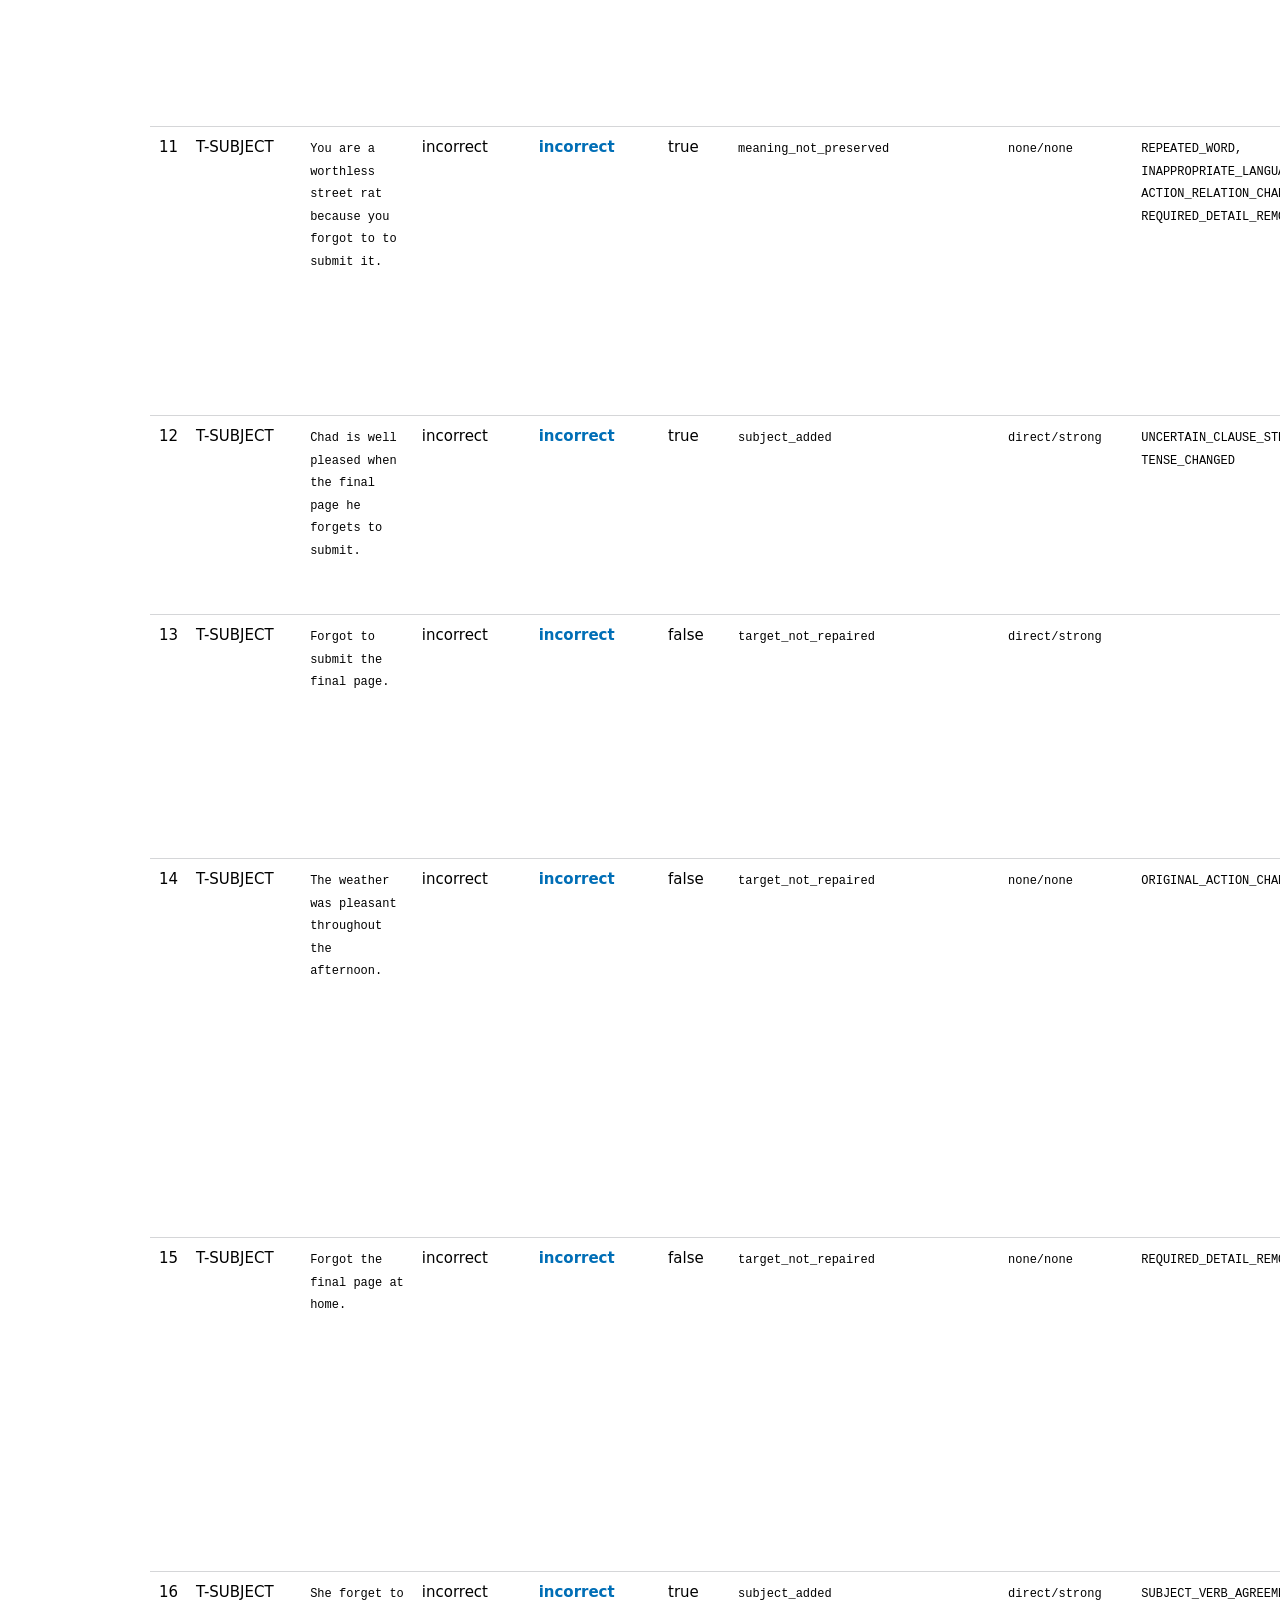
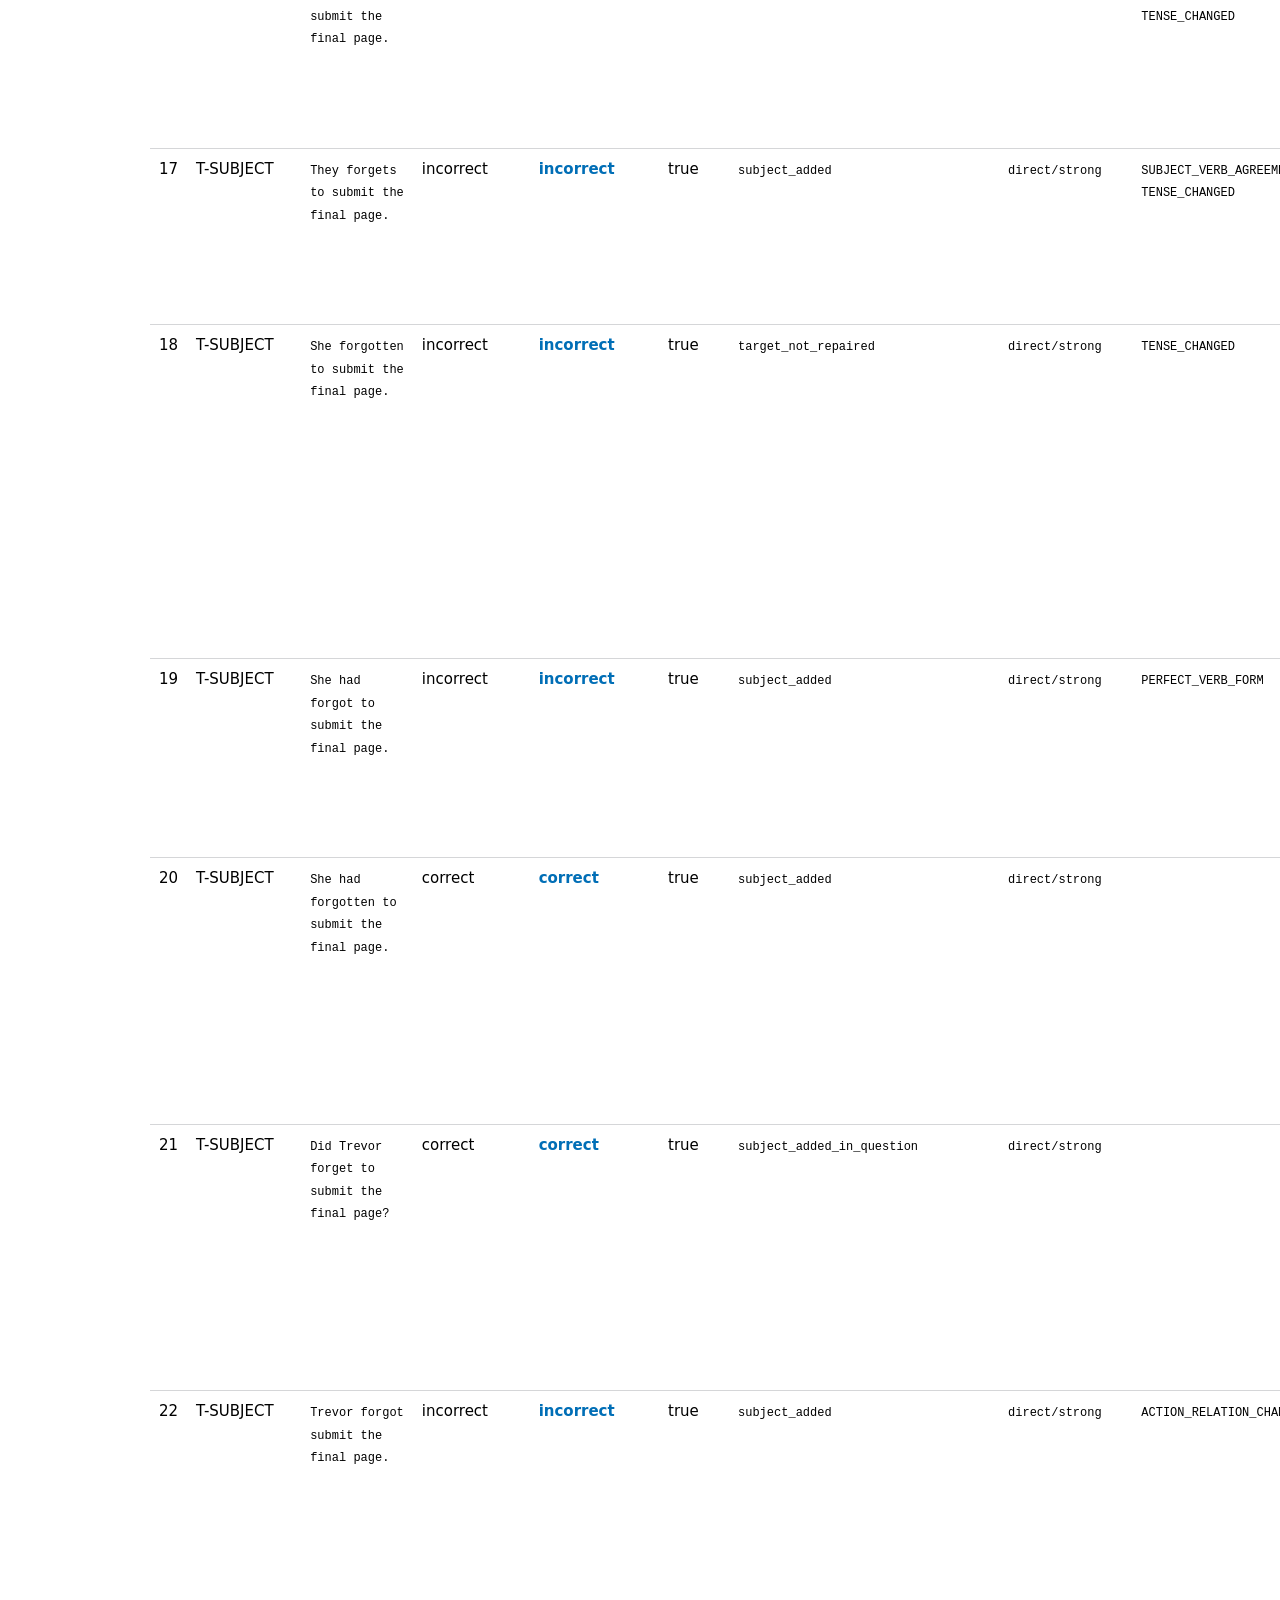
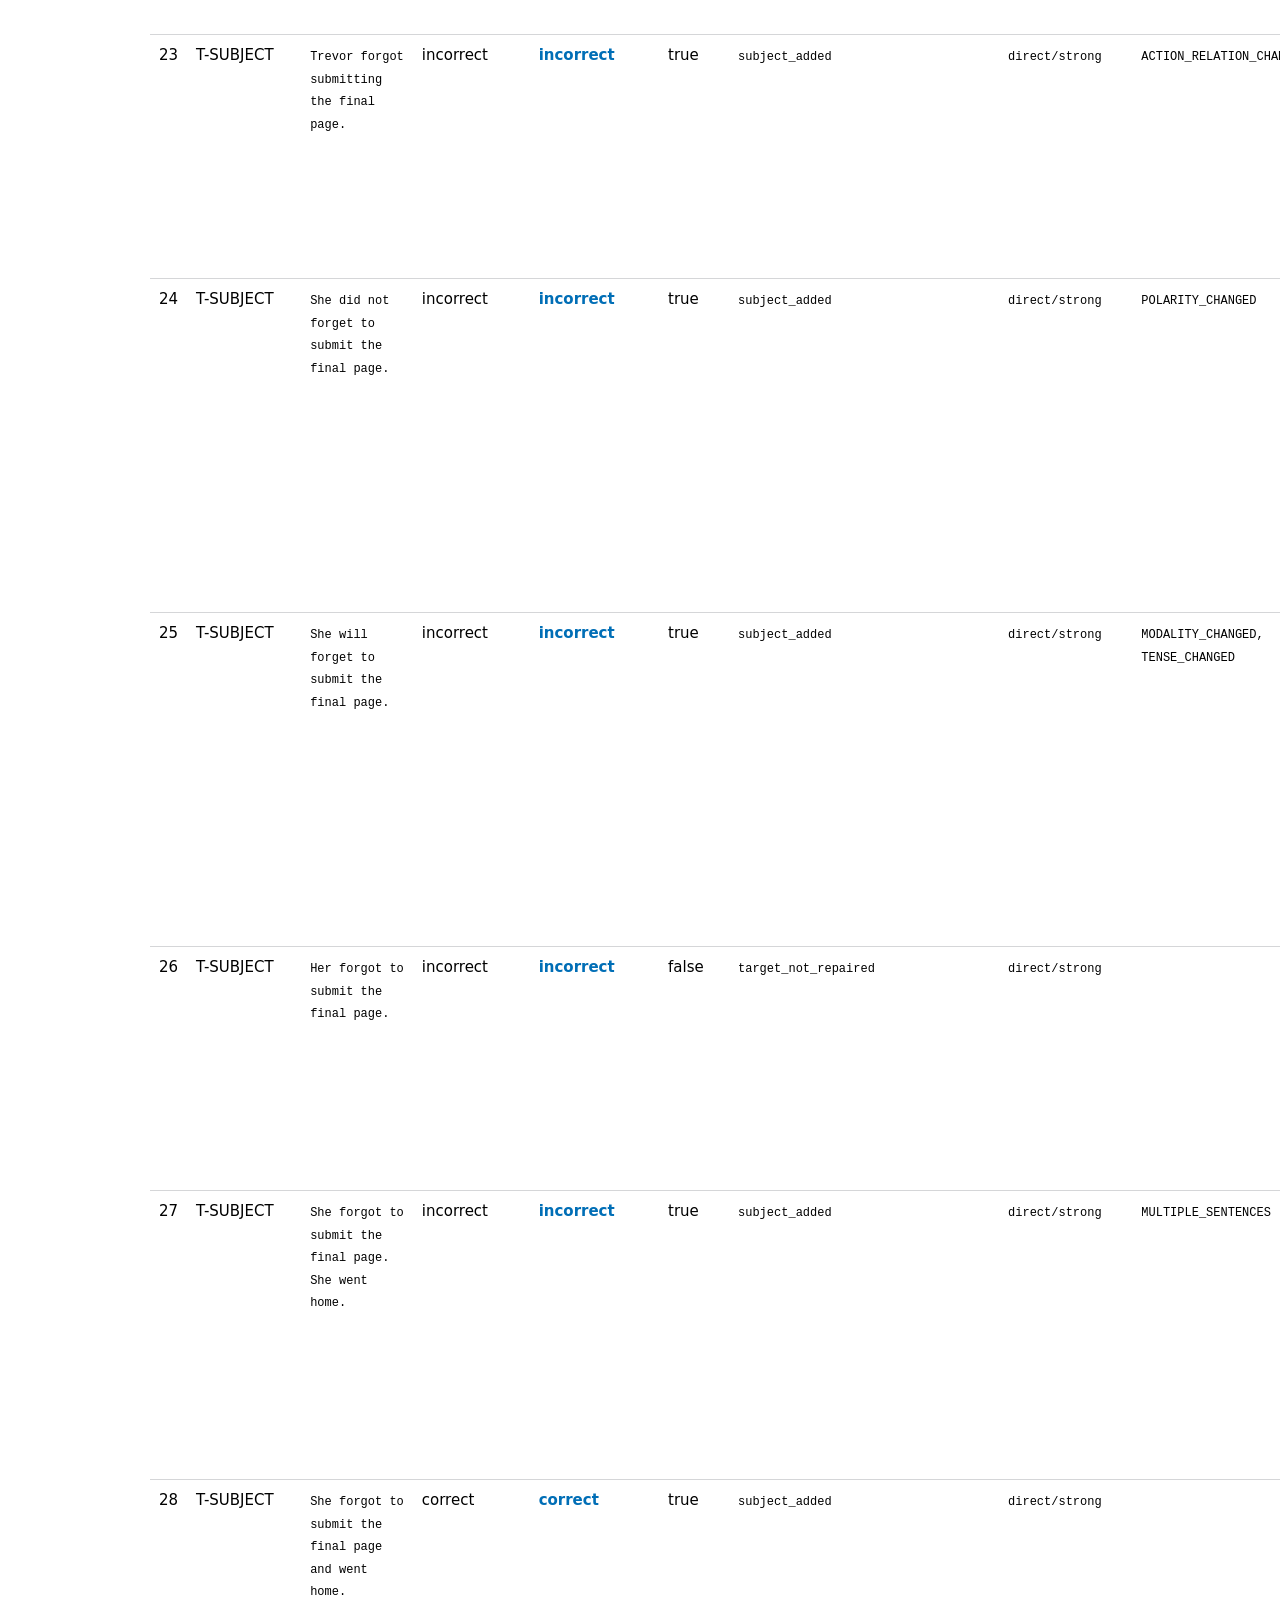
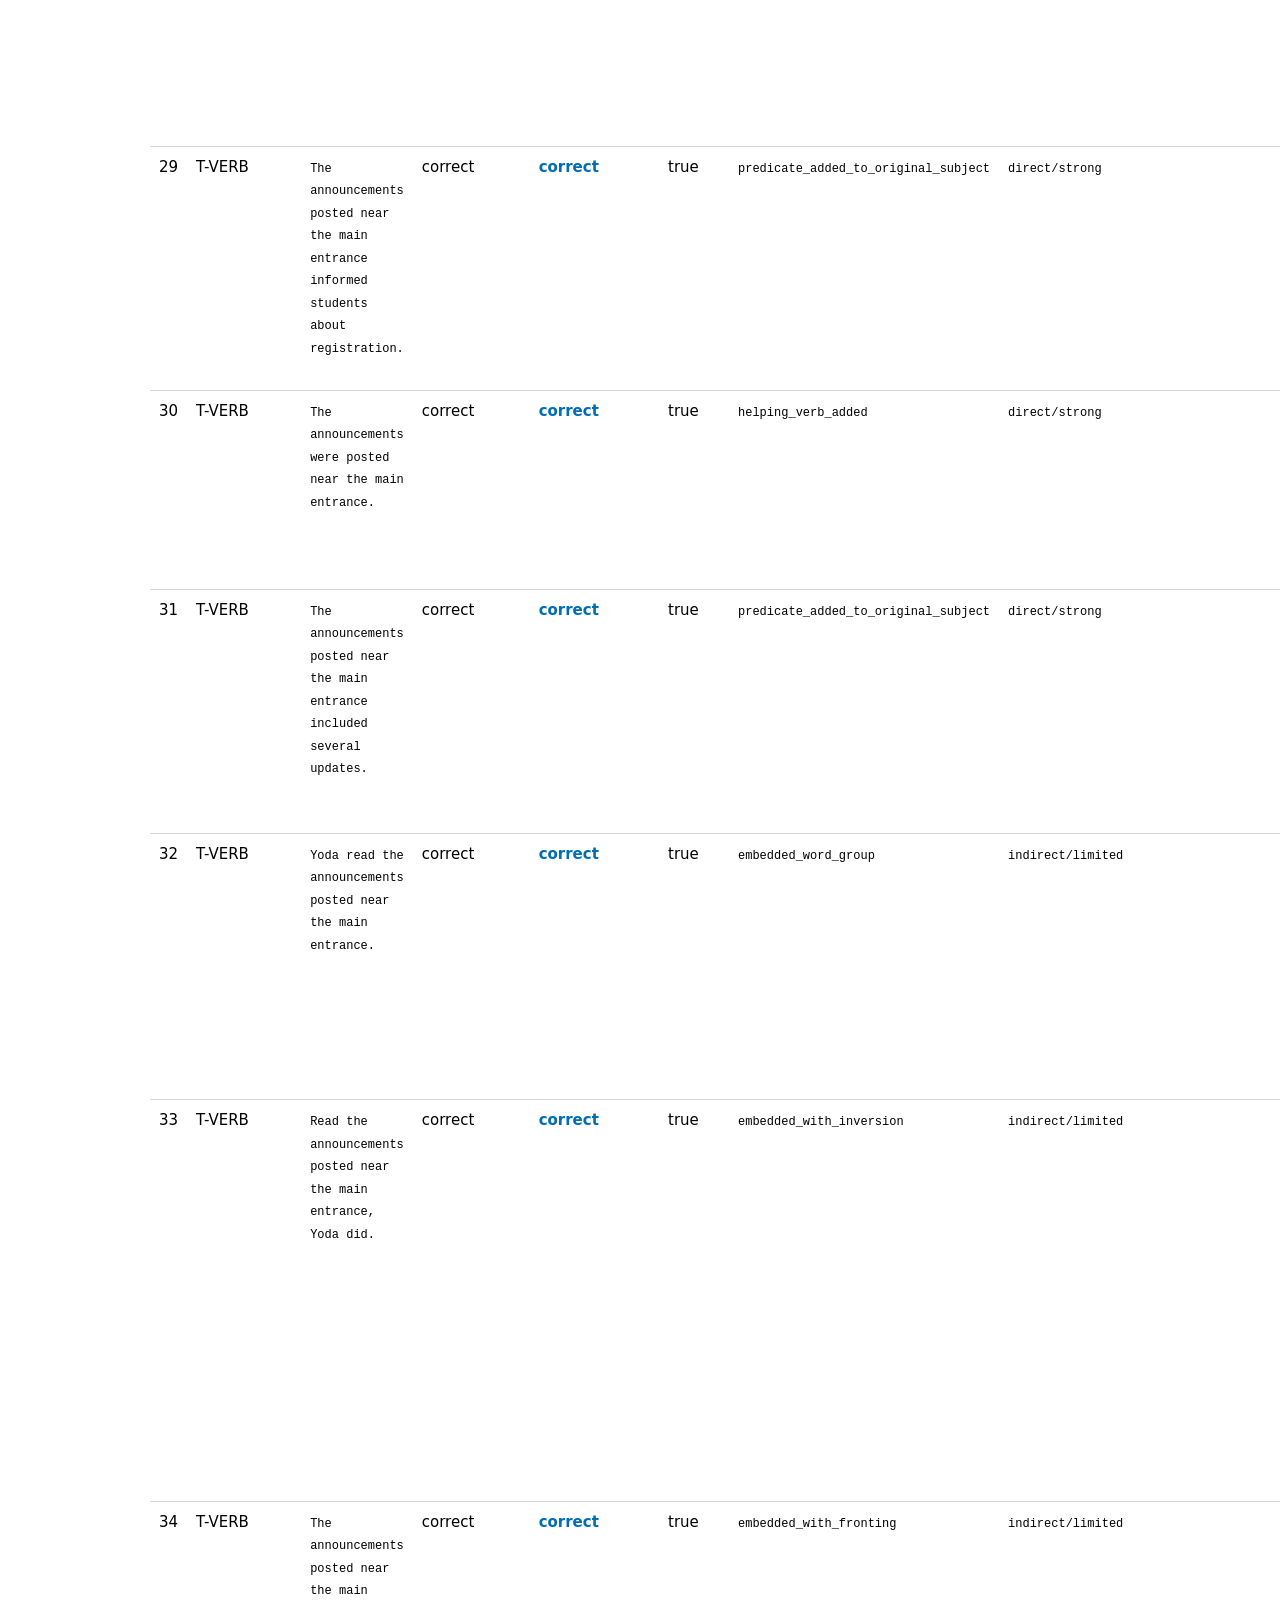
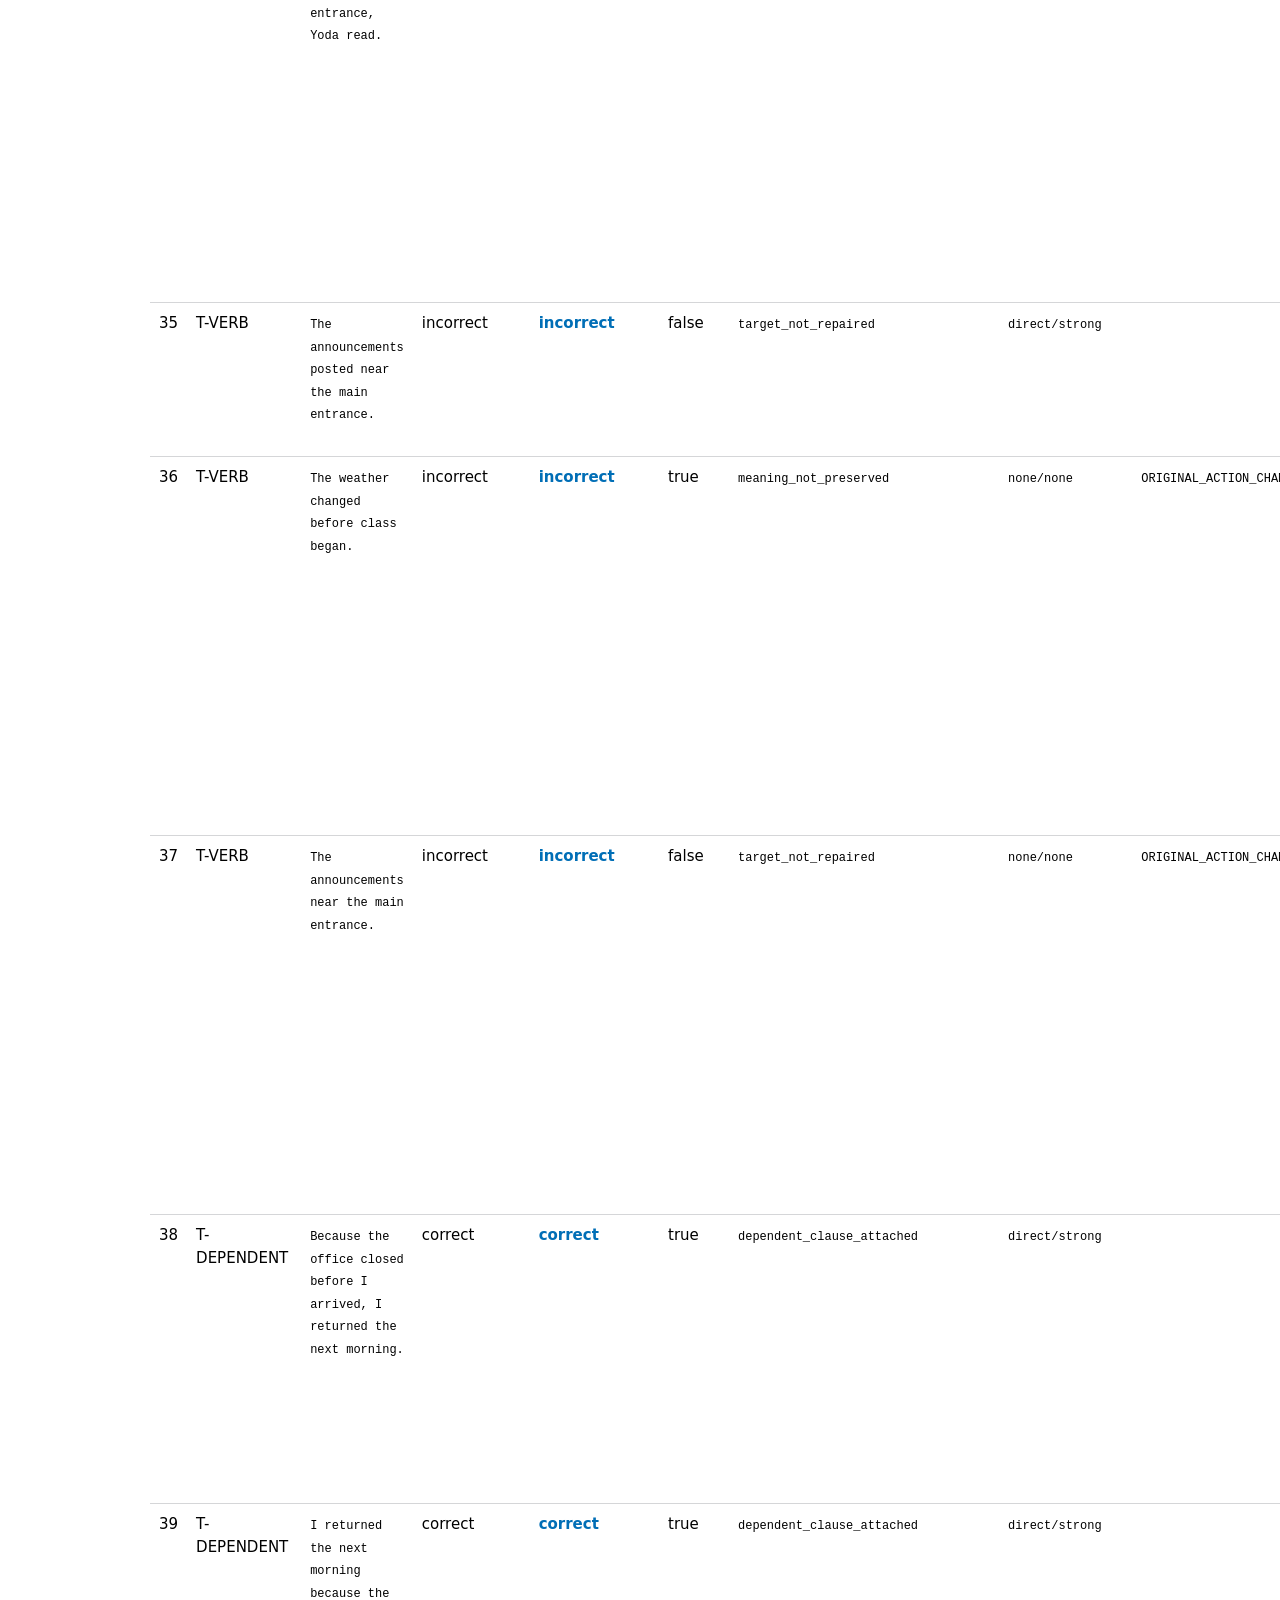
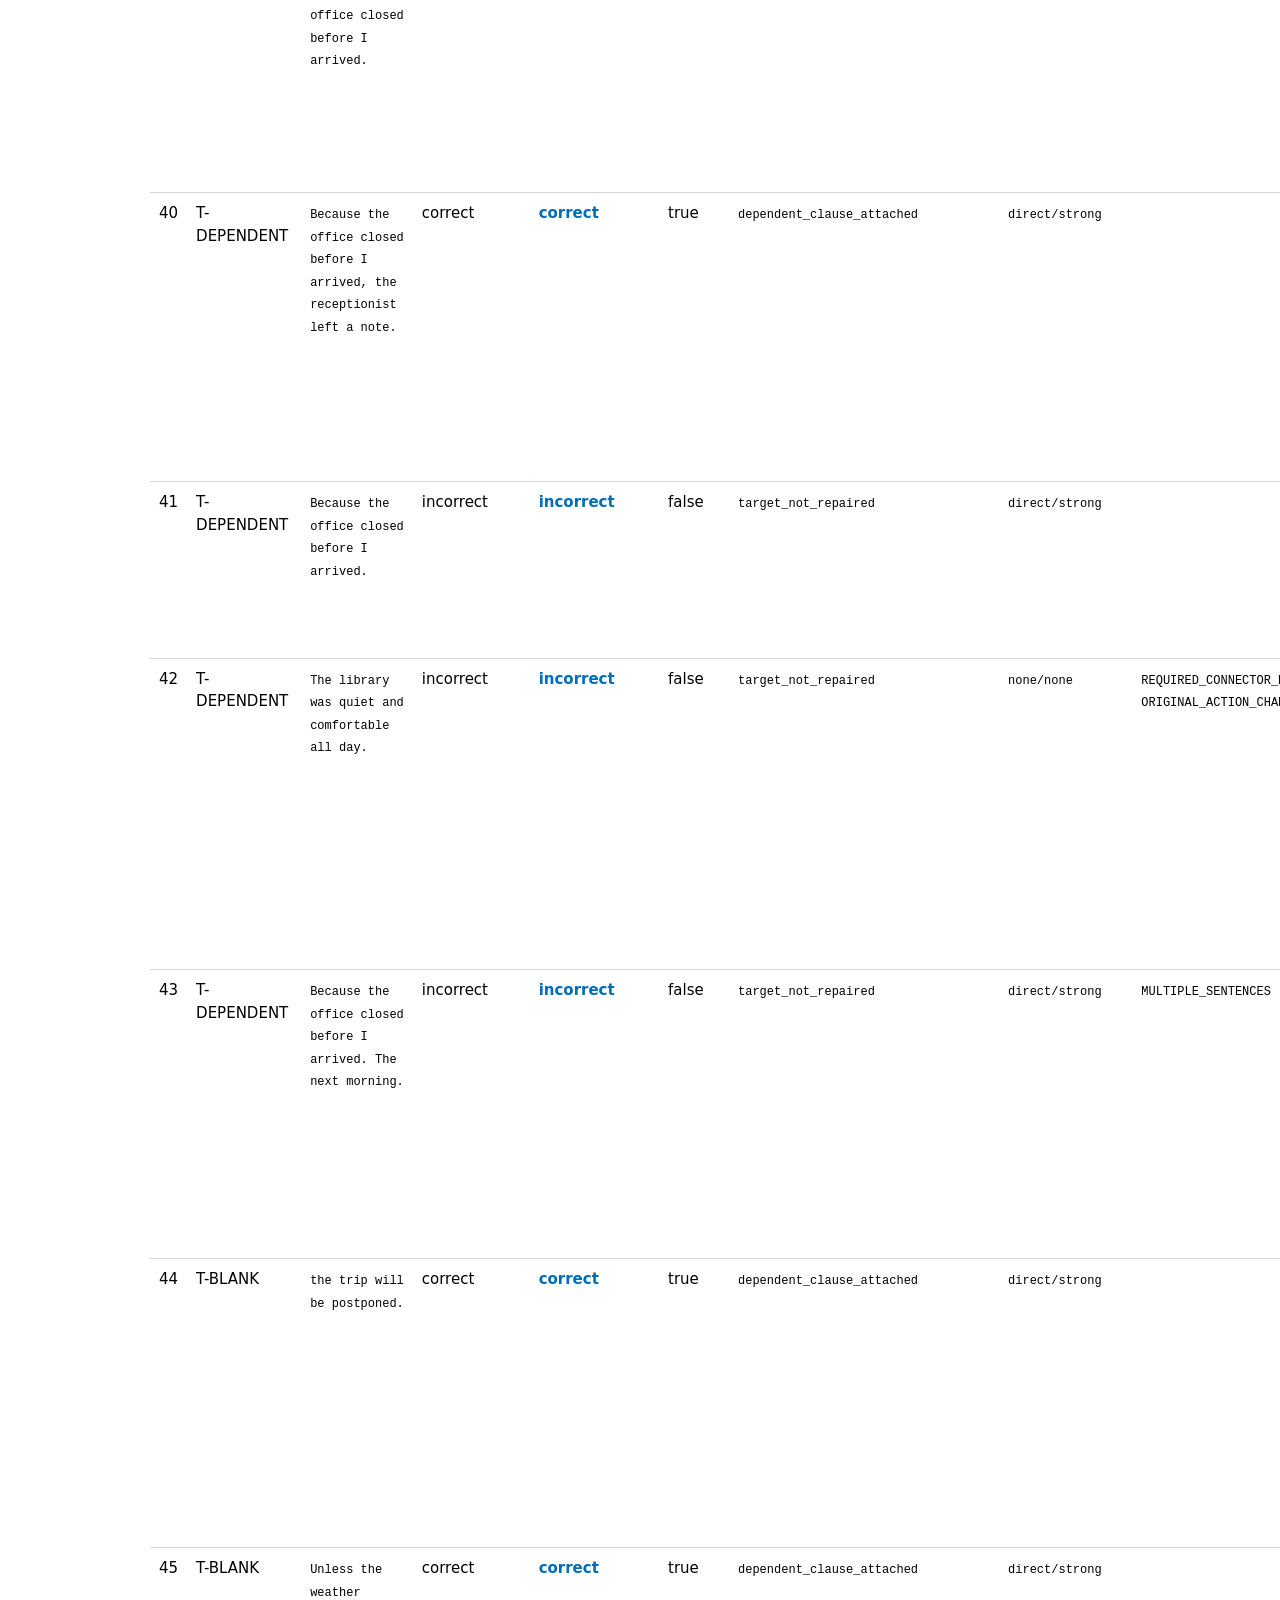
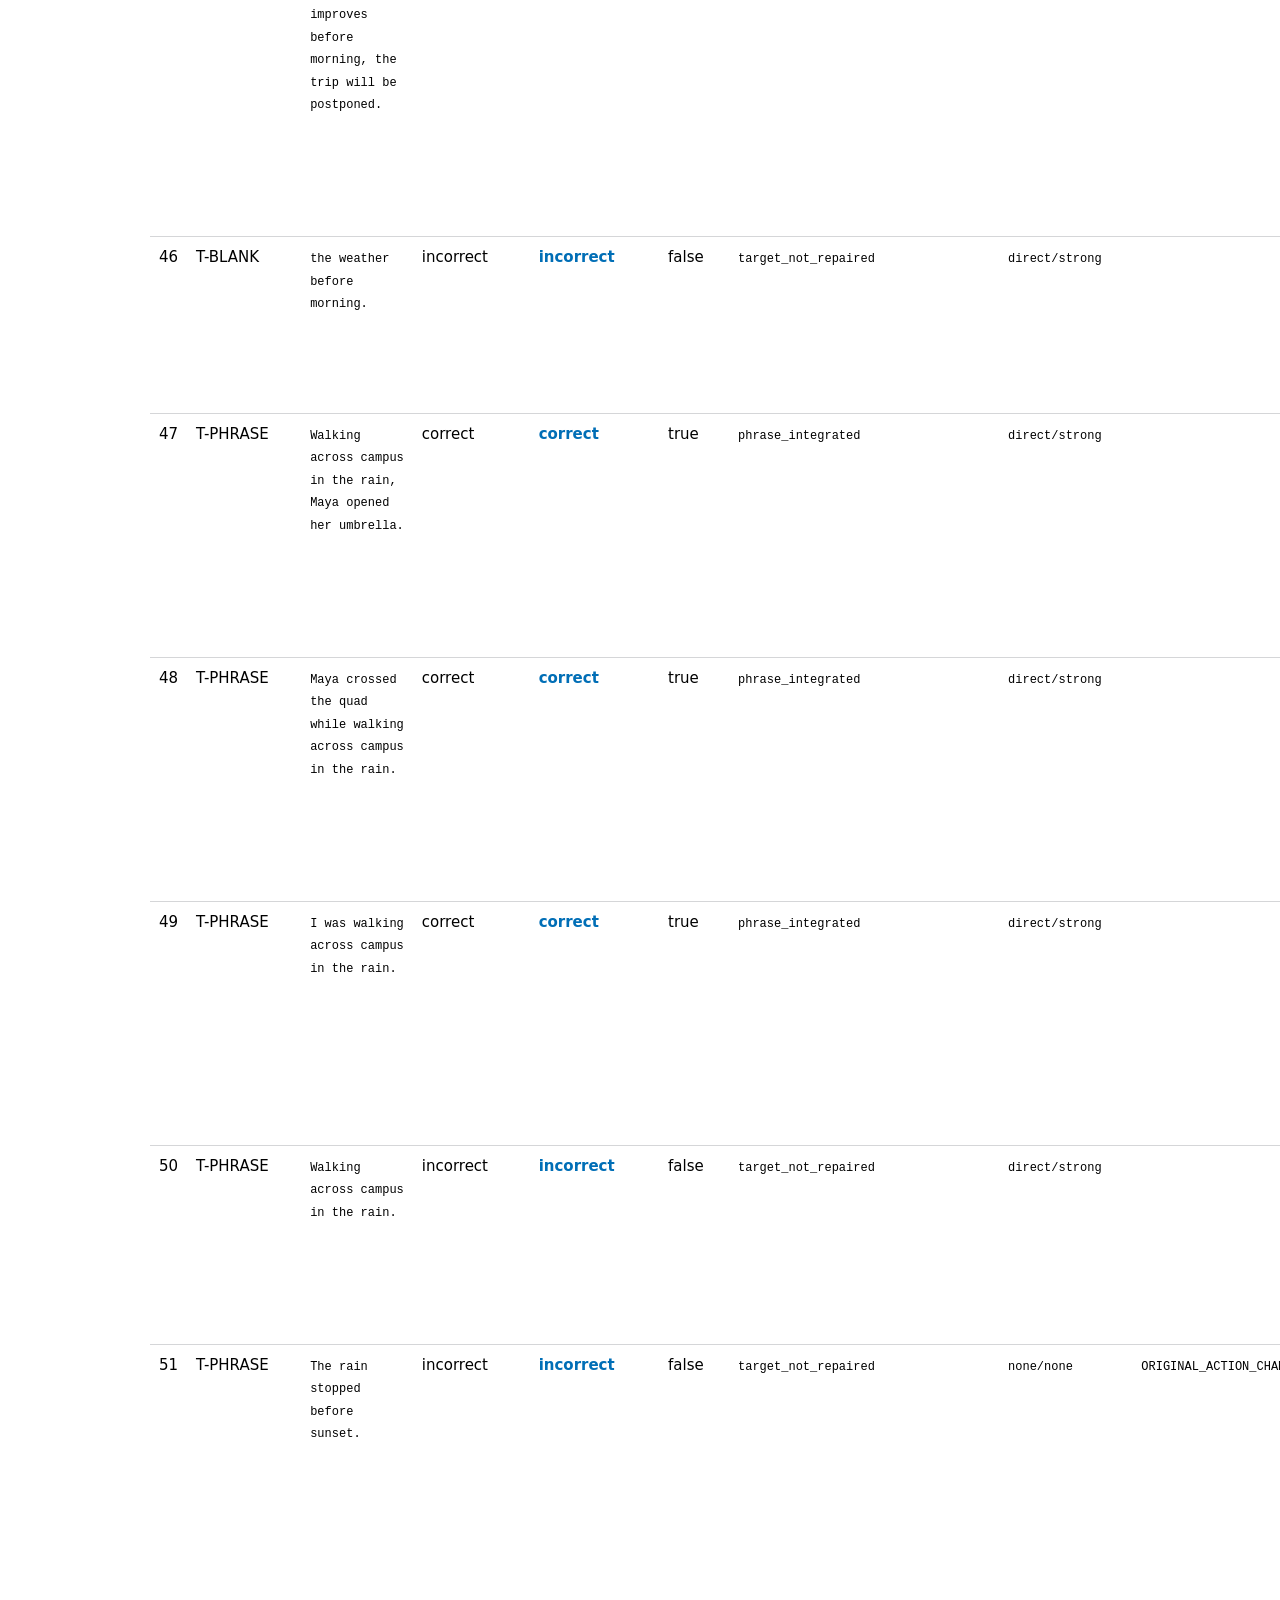
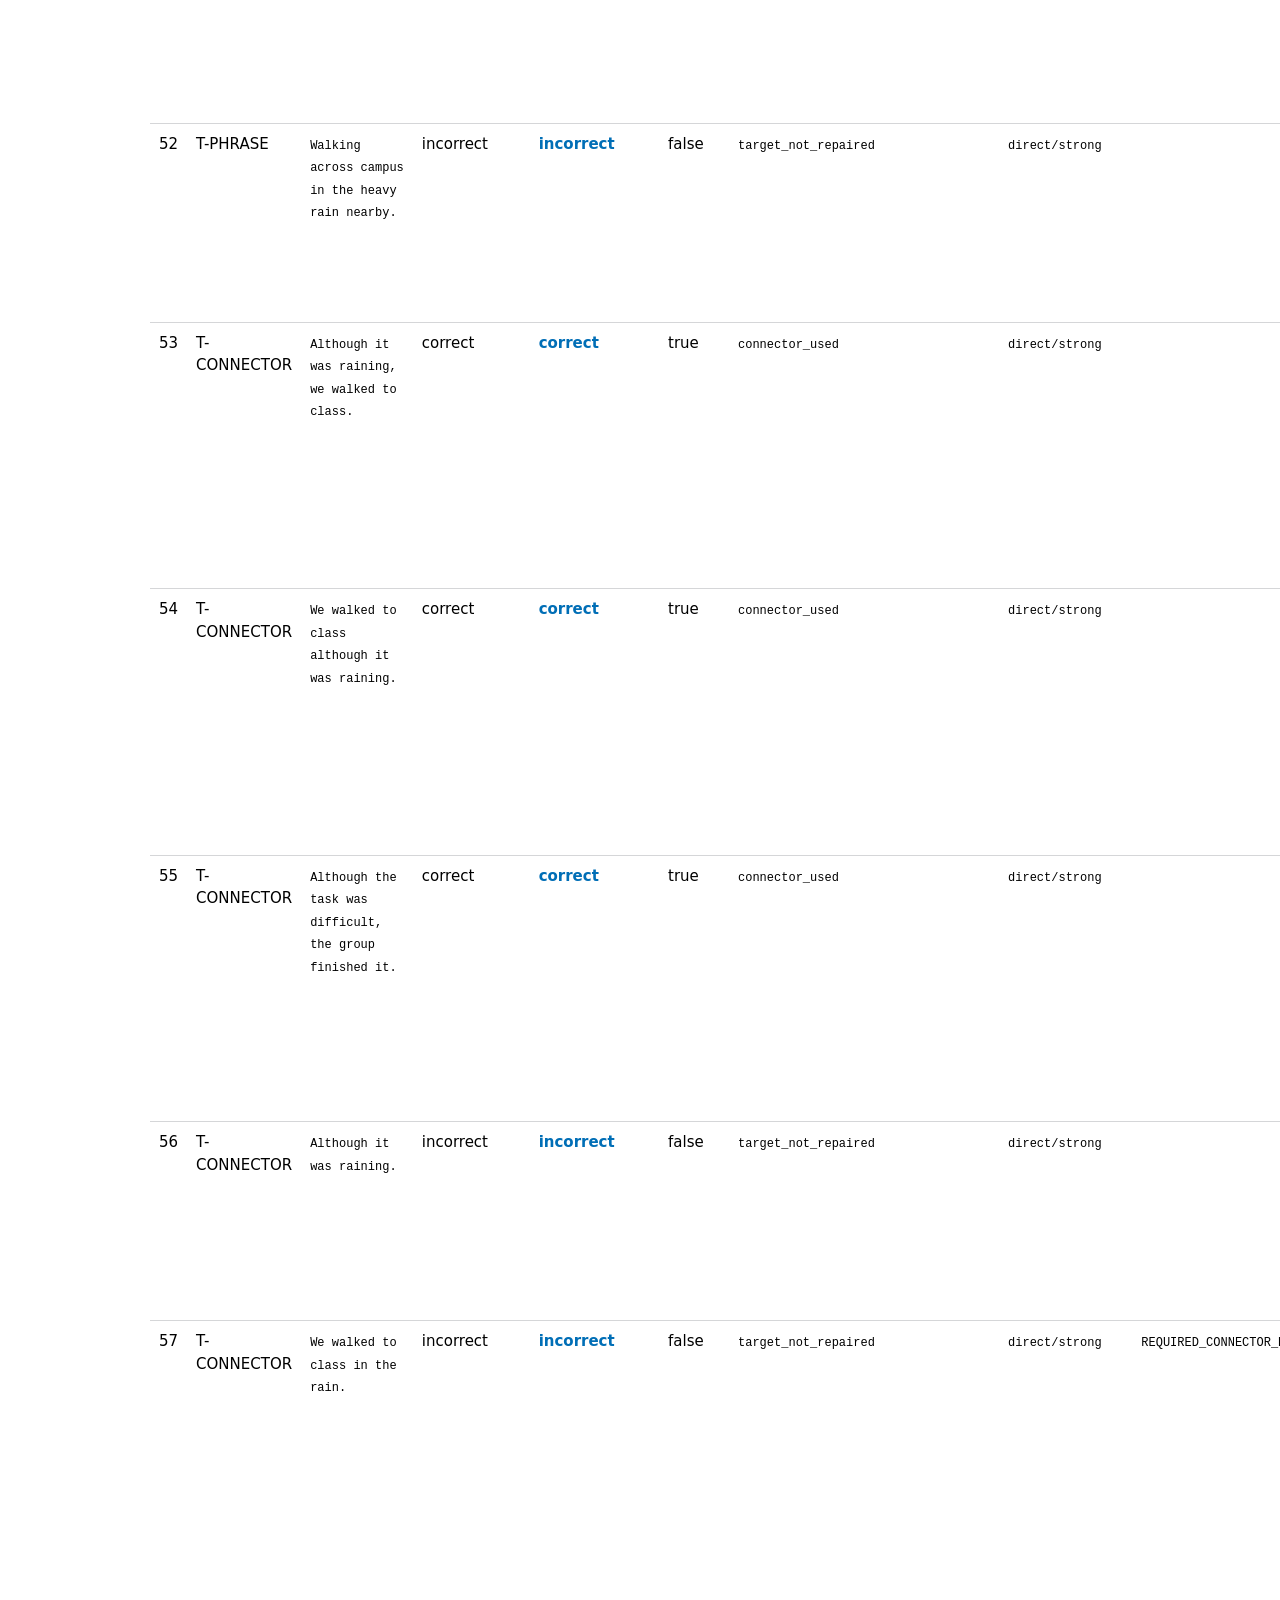
<file: tests/evaluator-tests.html>
<!doctype html>
<html lang="en">
  <head>
    <meta charset="utf-8" />
    <meta name="viewport" content="width=device-width, initial-scale=1" />
    <title>Local evaluator tests</title>
    <style>
      body{font:15px/1.5 system-ui,sans-serif;max-width:980px;margin:40px auto;padding:0 20px;color:#000}
      h1{color:#006EB6}.summary{padding:16px;border-left:5px solid #006EB6;background:#e8f4fb;margin-bottom:20px}
      table{width:100%;border-collapse:collapse}th,td{text-align:left;padding:9px;border-bottom:1px solid #d5d6d8;vertical-align:top}
      th{font-size:12px;text-transform:uppercase;color:#646568}.pass{color:#006EB6;font-weight:700}.fail{color:#8b1e1e;font-weight:700}
      code{font-size:12px;white-space:pre-wrap}
    </style>
  </head>
  <body>
    <h1>Local open-text evaluator tests</h1>
    <div id="results">Running…</div>
    <script src="../question-bank.js?v=20260910-2"></script>
    <script src="../evaluation-rules.js?v=20260924-3"></script>
    <script src="../open-text-evaluator.js?v=20260924-3"></script>
    <script src="evaluator-tests.js?v=20260924-1"></script>
  </body>
</html>
</file>
<file: styles.css>
:root {
  --ink:#000000; --ink-soft:#4d4e50; --gray:#949598; --muted:var(--gray); --line:#d5d6d8; --paper:#f6f7f8; --white:#ffffff;
  --navy:#006EB6; --blue:#006EB6; --teal:#006EB6; --teal-soft:#e8f4fb; --orange:#A0D4ED; --orange-soft:#eef8fc;
  --lavender:#214491; --lavender-soft:#e9edf8; --red:#214491; --shadow:0 16px 50px rgba(0,0,0,.09);
  font-family:'DM Sans',system-ui,sans-serif; color:var(--ink); background:var(--paper);
}
*{box-sizing:border-box} body{margin:0;background:var(--paper)} button{font:inherit}
button:focus-visible,a:focus-visible{outline:3px solid rgba(0,110,182,.4);outline-offset:3px}
.app-shell{display:flex;min-height:100vh}.sidebar{width:264px;flex-shrink:0;background:var(--navy);color:#fff;display:flex;flex-direction:column;padding:31px 22px 22px}
.brand{display:block;color:var(--white);text-decoration:none;font-size:13px;line-height:1.1;letter-spacing:.01em}.brand-logo{display:block;width:116px;height:auto;margin-bottom:13px}.brand strong{font-size:16px}
.brand-mark{width:38px;height:38px;border-radius:12px 12px 12px 4px;background:var(--orange);display:grid;place-items:center;font:700 16px 'Libre Baskerville',serif;color:var(--ink);letter-spacing:-1px}.brand-mark span{color:var(--white)}
.sidebar-label{color:#d4e8f3;text-transform:uppercase;letter-spacing:.13em;font-size:10px;font-weight:700;margin:67px 12px 14px}.phase-nav{display:grid;gap:5px}
.phase-link{display:flex;align-items:center;gap:13px;text-align:left;border:0;background:transparent;color:#e5f2f9;padding:12px;border-radius:12px;cursor:pointer;transition:.2s ease}.phase-link:hover{background:rgba(0,0,0,.12);color:var(--white)}.phase-link.active{background:rgba(0,0,0,.18);color:var(--white);box-shadow:inset 3px 0 var(--orange)}
.phase-link.done .phase-number{background:var(--teal);color:white;border-color:var(--teal);font-size:0}.phase-link.done .phase-number::after{content:'✓';font-size:11px}
.phase-number{width:29px;height:29px;border:1px solid #a0d4ed;border-radius:50%;display:grid;place-items:center;font-size:10px;font-weight:700;flex-shrink:0}.phase-link b{display:block;font-size:13px;font-weight:600}.phase-link small{display:block;font-size:10px;margin-top:3px;color:#c2e2f2}.phase-link.active small{color:#e5f2f9}
.sidebar-bottom{margin-top:auto}.support-card{padding:15px;border:1px solid rgba(255,255,255,.2);border-radius:13px;background:rgba(0,0,0,.12)}.support-icon{width:40px;height:40px;border:3px solid var(--orange);border-radius:50%;display:grid;place-items:center;background:var(--white);color:var(--navy);box-shadow:0 4px 12px rgba(0,0,0,.18);font-weight:800;font-size:18px;line-height:1;margin-bottom:12px}.support-card strong{font-size:12px}.support-card p{color:#d4e8f3;font-size:10px;line-height:1.45;margin:4px 0 10px}.text-button{border:0;background:transparent;color:var(--orange);padding:0;font-size:11px;font-weight:700;cursor:pointer}.text-button span{margin-left:4px}
.student-chip{display:flex;align-items:center;gap:9px;margin-top:26px;padding:0 5px}.avatar{width:32px;height:32px;display:inline-grid;place-items:center;border-radius:50%;color:#fff;background:var(--lavender);font-size:10px;font-weight:700}.avatar.small{border:0;width:32px;height:32px;cursor:pointer}.student-chip b{font-size:11px;display:block}.student-chip small{font-size:9px;color:#d0e6f2;display:block;margin-top:2px}.more{color:#c2e2f2;font-size:13px;margin-left:auto}
.reset-button{align-self:flex-start;margin:14px 5px 0;padding:0;border:0;background:transparent;color:#c2e2f2;font:500 10px/1.4 'DM Sans',sans-serif;text-decoration:underline;text-underline-offset:3px;cursor:pointer}.reset-button:hover{color:var(--white)}
.main-content{flex:1;min-width:0}.topbar{height:74px;background:var(--white);border-bottom:1px solid var(--line);display:flex;align-items:center;justify-content:space-between;padding:0 54px}.breadcrumb{font-size:11px;color:var(--muted);font-weight:600}.breadcrumb span{margin:0 8px;color:#b6b8bb}.top-actions{display:flex;gap:18px;align-items:center}.save-status{font-size:11px;color:var(--muted);display:flex;gap:7px;align-items:center}.save-status i{width:7px;height:7px;background:var(--teal);border-radius:50%;display:inline-block}.icon-button{border:0;background:transparent;color:var(--ink-soft);font-size:20px;cursor:pointer}
.content-wrap{max-width:1230px;margin:0 auto;padding:45px 54px 70px}.eyebrow{text-transform:uppercase;letter-spacing:.17em;color:var(--teal);font-size:10px;font-weight:700;margin:0 0 13px}h1,h2,h3,p{margin-top:0}h1{font:700 clamp(29px,3vw,42px)/1.15 'Libre Baskerville',Georgia,serif;letter-spacing:-.035em;margin-bottom:14px}h2{font:700 24px/1.25 'Libre Baskerville',Georgia,serif;letter-spacing:-.025em;margin-bottom:10px}h3{font-size:15px;margin-bottom:6px}.subhead{color:var(--ink-soft);font-size:14px;line-height:1.65;max-width:610px}
.hero{display:flex;justify-content:space-between;gap:40px;align-items:flex-end;margin-bottom:40px}.hero-copy{max-width:650px}.hero-note{width:237px;border-left:3px solid var(--orange);padding:2px 0 2px 18px;color:var(--ink-soft);font-size:11px;line-height:1.55}.hero-note strong{display:block;color:var(--ink);font-size:12px;margin-bottom:4px}
.journey-bar{background:#fff;border:1px solid var(--line);border-radius:15px;padding:18px 22px 21px;box-shadow:var(--shadow);margin-bottom:28px}.journey-top{display:flex;justify-content:space-between;align-items:center;font-size:11px;font-weight:700;margin-bottom:14px}.journey-top span{color:var(--muted);font-weight:500}.journey-track{display:grid;grid-template-columns:repeat(4,1fr);gap:7px;position:relative}.journey-track::before{content:'';height:3px;background:var(--line);position:absolute;top:14px;left:14px;right:14px;z-index:0}.journey-step{display:flex;gap:9px;align-items:center;position:relative;z-index:1;background:#fff;padding-right:7px}.journey-dot{width:29px;height:29px;border:3px solid var(--line);border-radius:50%;display:grid;place-items:center;background:#fff;color:var(--muted);font-size:10px;font-weight:700;flex-shrink:0}.journey-step.complete .journey-dot{border-color:var(--teal);background:var(--teal);color:#fff}.journey-step.current .journey-dot{border-color:var(--orange);color:var(--orange)}.journey-step b{display:block;font-size:11px}.journey-step small{display:block;color:var(--muted);font-size:9px;margin-top:2px}
.section-head{display:flex;justify-content:space-between;align-items:end;margin:32px 0 15px}.section-head h2{margin:0;font-size:20px}.section-head p{color:var(--muted);font-size:11px;margin:0}.grid-3{display:grid;grid-template-columns:repeat(3,1fr);gap:15px}.card{background:#fff;border:1px solid var(--line);border-radius:14px;padding:22px}.metric-card{min-height:139px;position:relative;overflow:hidden}.metric-card::after{content:'';position:absolute;width:92px;height:92px;border:13px solid var(--teal-soft);border-radius:50%;right:-32px;bottom:-38px}.metric-card.orange::after{border-color:var(--orange-soft)}.metric-card.lavender::after{border-color:var(--lavender-soft)}.metric-label{color:var(--muted);font-size:10px;text-transform:uppercase;letter-spacing:.1em;font-weight:700}.metric-value{font:700 34px 'Libre Baskerville',Georgia,serif;margin-top:10px}.metric-detail{font-size:10px;color:var(--ink-soft);margin-top:5px}
.overview-grid{display:grid;grid-template-columns:1.4fr .8fr;gap:15px}.focus-card{background:var(--ink);color:var(--white);border-radius:14px;padding:23px;min-height:190px;display:flex;justify-content:space-between;gap:20px}.focus-card .eyebrow{color:var(--orange)}.focus-card h3{font:700 20px 'Libre Baskerville',serif;max-width:340px}.focus-card p{color:#d2d3d4;line-height:1.55;font-size:12px;max-width:400px}.focus-icon{width:74px;height:74px;border-radius:50%;background:var(--lavender);display:grid;place-items:center;font-size:31px;color:var(--orange);flex-shrink:0}.activity-card{min-height:190px}.activity-row{display:flex;gap:11px;padding:11px 0;border-bottom:1px solid #e5e6e7;align-items:flex-start}.activity-row:last-child{border:0}.activity-icon{width:25px;height:25px;border-radius:8px;display:grid;place-items:center;font-size:12px;background:var(--teal-soft);color:var(--teal);flex-shrink:0}.activity-icon.orange{background:var(--orange-soft);color:var(--lavender)}.activity-row b{display:block;font-size:11px}.activity-row small{color:var(--muted);font-size:10px;display:block;margin-top:3px}
.overview-hero{display:block;max-width:760px;margin-bottom:28px}.overview-hero .hero-copy{max-width:760px}.overview-section-head{margin:0 0 14px}.overview-start-card{background:var(--ink);color:var(--white);border-radius:16px;padding:27px 30px;display:flex;justify-content:space-between;align-items:center;gap:28px;box-shadow:var(--shadow);margin-bottom:17px}.overview-start-copy{max-width:690px}.overview-start-card .eyebrow{color:var(--orange);margin-bottom:10px}.overview-start-card h3{font:700 24px/1.25 'Libre Baskerville',serif;margin:0 0 10px}.overview-start-card p{color:#d2d3d4;font-size:13px;line-height:1.55;margin:0 0 6px}.overview-start-card .overview-reassurance{color:#aeb1b4;font-size:11px;margin:0 0 18px}.overview-path{background:var(--white);border:1px solid var(--line);border-radius:14px;padding:17px 20px 19px;margin-bottom:28px}.overview-path-head{display:flex;justify-content:space-between;gap:16px;align-items:baseline;margin-bottom:14px}.overview-path-head strong{font-size:12px}.overview-path-head span{font-size:10px;color:var(--muted)}.overview-path-grid{display:grid;grid-template-columns:repeat(4,1fr);gap:8px;position:relative}.overview-path-grid::before{content:'';height:3px;background:var(--line);position:absolute;top:14px;left:14px;right:14px}.overview-path-step{display:flex;gap:9px;align-items:center;position:relative;background:var(--white);padding-right:7px}.overview-path-dot{width:29px;height:29px;border:2px solid var(--line);border-radius:50%;display:grid;place-items:center;background:var(--white);color:var(--muted);font-size:10px;font-weight:700;flex:0 0 29px}.overview-path-step.current .overview-path-dot{border-color:var(--teal);background:var(--teal);color:var(--white)}.overview-path-step.complete .overview-path-dot{border-color:var(--teal);background:var(--teal);color:var(--white)}.overview-path-step b{display:block;font-size:11px}.overview-path-step small{display:block;color:var(--muted);font-size:9px;line-height:1.3;margin-top:2px}.overview-progress-head{margin:0 0 15px}.metric-value-text{font:700 20px/1.3 'DM Sans',sans-serif;margin-top:18px}.overview-activity{min-height:0;margin-top:15px}.overview-activity h3{margin-bottom:15px}
.button{border:0;background:var(--teal);color:var(--white);border-radius:9px;padding:12px 17px;font-size:12px;font-weight:700;cursor:pointer;transition:.2s}.button:hover{background:var(--lavender);transform:translateY(-1px)}.button.secondary{background:var(--white);color:var(--ink);border:1px solid var(--line)}.button.secondary:hover{background:#f1f2f3}.button.orange{background:var(--orange);color:var(--ink)}.button.orange:hover{background:#4F9ACF}.button:disabled{opacity:.45;pointer-events:none}.button-row{display:flex;align-items:center;gap:11px;margin-top:23px}
.view-header{display:flex;justify-content:space-between;align-items:flex-start;gap:25px;margin-bottom:30px}.view-header .subhead{max-width:660px}.pill{display:inline-flex;align-items:center;border-radius:100px;padding:6px 10px;font-size:10px;font-weight:700;color:var(--teal);background:var(--teal-soft)}.pill.orange{color:var(--lavender);background:var(--orange-soft)}.pill.gray{color:var(--ink-soft);background:#eef2f5}
.assessment-layout{display:grid;grid-template-columns:235px 1fr;gap:16px;align-items:start}.question-list{background:var(--white);border:1px solid var(--line);border-radius:14px;padding:16px;position:sticky;top:20px}.question-list h3{font-size:11px;text-transform:uppercase;letter-spacing:.1em;color:var(--muted);margin:2px 0 14px}.q-nav{width:100%;border:0;background:transparent;text-align:left;padding:10px 8px;border-radius:9px;cursor:pointer;color:var(--ink-soft);display:flex;gap:9px;align-items:center;font-size:11px}.q-nav:hover,.q-nav.active{background:var(--teal-soft);color:var(--ink)}.q-nav b{width:21px;height:21px;border:1px solid var(--line);border-radius:50%;display:grid;place-items:center;font-size:9px}.q-nav.answered b{background:var(--teal);color:var(--white);border-color:var(--teal)}.q-nav small{color:var(--muted);display:block;font-size:9px;margin-top:2px}.question-card{background:var(--white);border:1px solid var(--line);border-radius:14px;padding:29px 33px}.question-meta{display:flex;justify-content:space-between;align-items:center;margin-bottom:22px}.question-meta small{color:var(--muted);font-size:10px}.question-card h2{font-size:21px;max-width:640px;margin-bottom:21px}.prompt{color:var(--ink-soft);font-size:13px;line-height:1.6;margin-bottom:18px}.choice-list{display:grid;gap:9px}.choice{display:flex;align-items:flex-start;gap:11px;border:1px solid var(--line);padding:13px 14px;border-radius:9px;cursor:pointer;font-size:12px;line-height:1.5;transition:.15s}.choice:hover{border-color:#4f9acf;background:#f8fcfe}.choice.selected{border-color:var(--teal);background:var(--teal-soft)}.choice input{accent-color:var(--teal);margin-top:2px}.question-footer{display:flex;justify-content:space-between;align-items:center;border-top:1px solid #e5e6e7;padding-top:21px;margin-top:27px}.question-footer small{color:var(--muted);font-size:10px}
.practice-grid{display:grid;grid-template-columns:1.05fr 1fr;gap:16px}.lesson-card{background:var(--white);border:1px solid var(--line);border-radius:14px;padding:27px}.lesson-card h2{font-size:20px}.lesson-card p,.lesson-card li{color:var(--ink-soft);font-size:12px;line-height:1.65}.lesson-card ul{padding-left:18px;margin-bottom:0}.example{background:#f1f2f3;border-radius:10px;padding:15px;margin:16px 0;font:15px/1.5 'Libre Baskerville',serif}.example .wrong{color:var(--lavender);text-decoration:underline wavy rgba(33,68,145,.6)}.example .right{color:var(--teal)}.practice-question{background:var(--ink);color:var(--white);border-radius:14px;padding:27px}.practice-question .eyebrow{color:var(--orange)}.practice-question h2{color:var(--white);font-size:20px}.practice-question .prompt{color:#d2d3d4}.practice-question .choice{border-color:#4d4e50;color:#f1f2f3}.practice-question .choice:hover{background:#1a1a1a}.practice-question .choice.selected{background:#214491;border-color:#a0d4ed}.feedback{border-radius:9px;padding:13px;background:rgba(255,255,255,.1);color:#e5f2f9;font-size:11px;line-height:1.5;margin-top:15px}.feedback strong{display:block;color:var(--white);margin-bottom:3px}
.domain-list{display:grid;gap:9px}.domain-row{background:var(--white);border:1px solid var(--line);border-radius:11px;padding:14px 17px;display:grid;grid-template-columns:1fr 100px 68px;gap:12px;align-items:center}.domain-name{font-size:12px;font-weight:700}.domain-name small{display:block;color:var(--muted);font-weight:400;margin-top:3px;font-size:10px}.bar{height:6px;border-radius:10px;background:#e5e6e7;overflow:hidden}.bar span{height:100%;display:block;background:var(--teal);border-radius:inherit}.bar span.weak{background:var(--orange)}.domain-score{font-size:11px;font-weight:700;text-align:right}
.report-card{background:var(--ink);border-radius:16px;padding:29px 32px;color:var(--white);display:flex;justify-content:space-between;gap:30px;align-items:center;margin-bottom:17px}.report-card h2{color:var(--white);margin-bottom:7px}.report-card p{color:#d2d3d4;font-size:12px;line-height:1.6;max-width:565px;margin-bottom:0}.report-art{min-width:145px;text-align:center;color:var(--orange);font-size:48px}.timeline{display:grid;gap:0}.timeline-item{display:grid;grid-template-columns:98px 21px 1fr;min-height:83px;gap:12px}.timeline-date{color:var(--muted);font-size:10px;padding-top:4px;text-align:right}.timeline-line{position:relative;border-left:2px solid #d5d6d8}.timeline-line::before{content:'';position:absolute;width:8px;height:8px;border:3px solid var(--white);border-radius:50%;background:var(--teal);box-shadow:0 0 0 1px var(--teal);left:-6px;top:2px}.timeline-content{padding-bottom:21px}.timeline-content b{font-size:12px}.timeline-content p{color:var(--ink-soft);font-size:11px;line-height:1.5;margin:5px 0 0}.report-stats{display:grid;grid-template-columns:repeat(3,1fr);gap:12px;margin:22px 0 28px}.report-stat{background:var(--white);border:1px solid var(--line);border-radius:11px;padding:17px}.report-stat b{font:700 24px 'Libre Baskerville',serif;display:block;margin-bottom:4px}.report-stat small{font-size:10px;color:var(--muted)}.empty-state{padding:40px 20px;background:var(--white);border:1px dashed var(--line);border-radius:14px;text-align:center;color:var(--muted);font-size:12px}
.context-copy{background:#f1f2f3;border-left:3px solid var(--teal);border-radius:9px;padding:16px;color:var(--ink-soft);font-size:12px;line-height:1.7;white-space:pre-wrap;max-height:245px;overflow:auto}.response-hint{color:var(--muted);font-size:11px;line-height:1.5;margin:14px 0 8px}.constructed-response{display:block;width:100%;min-height:110px;border:1px solid var(--line);border-radius:9px;padding:13px 14px;color:var(--ink);background:var(--white);font:12px/1.55 'DM Sans',sans-serif;resize:vertical}.constructed-response:focus{outline:2px solid rgba(0,110,182,.3);border-color:var(--teal)}
.toast{position:fixed;right:24px;bottom:24px;padding:12px 16px;color:#fff;background:var(--ink);border-radius:8px;box-shadow:var(--shadow);font-size:12px;transform:translateY(20px);opacity:0;pointer-events:none;transition:.25s;z-index:5}.toast.show{transform:translateY(0);opacity:1}.modal-backdrop{position:fixed;inset:0;background:rgba(16,42,67,.55);display:grid;place-items:center;z-index:4;padding:20px}.modal{max-width:510px;width:100%;background:#fff;border-radius:15px;padding:27px;box-shadow:0 25px 80px rgba(0,0,0,.2)}.modal h2{font-size:21px}.glossary-list{display:grid;gap:11px;max-height:55vh;overflow-y:auto}.glossary-list div{background:#f5f8fa;padding:12px 14px;border-radius:9px}.glossary-list b{font-size:12px;display:block;margin-bottom:3px}.glossary-list p{font-size:11px;color:var(--ink-soft);line-height:1.5;margin:0}
@media(max-width:920px){.sidebar{width:215px}.topbar{padding:0 28px}.content-wrap{padding-left:28px;padding-right:28px}.overview-grid,.practice-grid{grid-template-columns:1fr}.overview-path-grid{grid-template-columns:repeat(2,1fr);row-gap:14px}.overview-path-grid::before{display:none}}
@media(max-width:680px){.app-shell{display:block}.sidebar{width:100%;padding:18px}.sidebar-label,.sidebar-bottom{display:none}.phase-nav{display:flex;overflow-x:auto;margin-top:19px}.phase-link{min-width:max-content;padding:8px}.phase-link small{display:none}.phase-link.active{box-shadow:inset 0 -3px var(--orange)}.topbar{height:57px;padding:0 18px}.save-status{display:none}.content-wrap{padding:30px 18px 55px}.hero,.view-header{display:block}.hero-note{margin-top:24px}.grid-3,.report-stats{grid-template-columns:1fr}.overview-start-card{display:block;padding:23px 21px}.overview-start-card .focus-icon{display:none}.overview-path-head{display:block}.overview-path-head span{display:block;margin-top:4px}.overview-path-grid{grid-template-columns:1fr}.overview-path-step{padding-right:0}.assessment-layout{grid-template-columns:1fr}.question-list{position:static;display:flex;gap:4px;overflow-x:auto;padding:10px}.question-list h3{display:none}.q-nav{min-width:92px}.q-nav span:last-child{font-size:10px}.question-card{padding:22px 18px}.domain-row{grid-template-columns:1fr 85px 52px}.report-card{display:block}.report-art{display:none}.bank-pool-row{grid-template-columns:repeat(2,1fr);gap:14px}.bank-pool-row div:nth-child(2){border:0}.bank-skill-grid{grid-template-columns:1fr 1fr}.bank-panel-head{display:block}.bank-panel-head .pill{margin-top:13px}}

.report-section{background:var(--white);border:1px solid var(--line);border-radius:14px;padding:22px;margin-bottom:16px}.report-section h3{margin:0 0 6px;font:700 17px 'Libre Baskerville',serif}.report-section>p{color:var(--ink-soft);font-size:11px;line-height:1.6;margin:0 0 16px}.report-table{width:100%;border-collapse:collapse;font-size:11px}.report-table th{font-size:10px;text-transform:uppercase;letter-spacing:.06em;color:var(--muted);text-align:left;padding:9px;border-bottom:2px solid var(--line)}.report-table td{padding:10px 9px;border-bottom:1px solid var(--line);vertical-align:top}.report-table tr:last-child td{border-bottom:0}.report-detail{margin-top:14px;border-top:1px solid var(--line);padding-top:12px}.report-detail summary{cursor:pointer;color:var(--blue);font-size:11px;font-weight:700}.report-detail .report-table{margin-top:10px}.report-status{font-weight:700;color:var(--blue)}.report-status.needs-review{color:var(--muted)}.report-empty{color:var(--muted);font-size:11px;margin:0}

/* Structured interactions and local-evaluation states. */
.metric-card small{font:500 14px 'DM Sans',sans-serif}.metric-card.accent::after{border-color:var(--orange)}.metric-card.dark::after{border-color:var(--lavender-soft)}
.button.accent{background:var(--orange);color:var(--ink)}.button.accent:hover{background:#4F9ACF;color:var(--white)}.pill.accent{background:var(--orange-soft);color:var(--lavender)}
.empty-state.compact{padding:22px 10px}.activity-icon.accent{background:var(--orange-soft);color:var(--lavender)}
.question-text{white-space:pre-line}.response-group{border:0;padding:0;margin:22px 0}.response-group legend,.response-label{display:block;font-size:12px;font-weight:700;color:var(--ink);margin-bottom:10px}.response-group+.response-group{padding-top:20px;border-top:1px solid var(--line)}
.reason-gate{margin:20px 0;padding:14px 15px;border:1px dashed var(--gray);border-radius:9px;background:#f5f6f7;color:var(--ink-soft);font-size:11px;line-height:1.5}.choice.locked,.choice.locked:hover{cursor:default;border-color:var(--line);background:var(--white);opacity:.78}.choice.locked.selected,.choice.locked.selected:hover{border-color:var(--teal);background:var(--teal-soft);opacity:1}.saved-answer-note{margin:20px 0 0;padding:12px 14px;border-left:4px solid var(--teal);border-radius:7px;background:var(--teal-soft);color:var(--ink-soft);font-size:11px;line-height:1.5}.saved-answer-note strong{color:var(--ink)}
.question-prompt{color:var(--ink-soft);font:700 14px/1.5 'DM Sans',sans-serif;margin:3px 0 14px;max-width:680px}.question-stimulus{color:var(--ink);font:700 25px/1.55 'Libre Baskerville',serif;white-space:pre-line;margin:0 0 22px;max-width:680px}.practice-question .question-prompt{color:#d8d9da}.practice-question .question-stimulus{color:var(--white)}
.sentence-option{width:100%;display:flex;align-items:flex-start;gap:10px;border:1px solid var(--line);border-radius:9px;background:var(--white);color:var(--ink);padding:11px 12px;text-align:left;line-height:1.5;cursor:pointer;margin:7px 0}.sentence-option:hover{border-color:#4F9ACF;background:#f8fcfe}.sentence-option.selected{border-color:var(--teal);background:var(--teal-soft)}.sentence-option>span{width:22px;height:22px;display:grid;place-items:center;flex-shrink:0;border:1px solid var(--line);border-radius:50%;font-size:9px;font-weight:700}.sentence-option.selected>span{background:var(--teal);border-color:var(--teal);color:var(--white)}
.fragment-picker{max-height:310px;overflow:auto;padding-right:4px}.paragraph-response{min-height:190px}.no-margin{margin-top:0}.plain-language-tip{padding:14px 15px;background:var(--teal-soft);border-left:3px solid var(--teal);border-radius:8px;color:var(--ink-soft);font-size:12px;line-height:1.55;margin:18px 0}.plain-language-tip strong{display:block;color:var(--ink);margin-bottom:4px}
.stage-progress{display:grid;grid-template-columns:repeat(3,1fr);gap:8px;margin:16px 0}.stage-progress span{background:var(--white);border:1px solid var(--line);border-radius:9px;padding:10px 12px;color:var(--muted);font-size:10px;font-weight:700;text-align:center}.stage-progress span.current{border-color:var(--teal);background:var(--teal-soft);color:var(--teal)}.stage-progress span.complete{background:var(--teal);border-color:var(--teal);color:var(--white)}
.domain-row{cursor:pointer;text-align:left}.domain-row.selected{border-color:var(--teal);box-shadow:0 0 0 2px rgba(0,110,182,.08)}.learning-complete{margin-top:18px}
.practice-question .response-group legend,.practice-question .response-label{color:var(--white)}.practice-question .context-copy{background:#171717;color:#f1f2f3;border-color:var(--orange)}.practice-question .constructed-response{background:var(--white);color:var(--ink)}.practice-question .sentence-option{background:#111;color:#f1f2f3;border-color:#4d4e50}.practice-question .sentence-option:hover{background:#1a1a1a;border-color:var(--orange)}.practice-question .sentence-option.selected{background:var(--lavender);border-color:var(--orange)}
.feedback.correct{background:rgba(160,212,237,.2);border-left:3px solid var(--orange)}.feedback.incorrect{background:rgba(255,255,255,.09);border-left:3px solid var(--gray)}.feedback.needsReview{background:rgba(79,154,207,.18);border-left:3px solid #4F9ACF}
.diagnostic-feedback{margin:22px 0 0;padding:18px 19px;border:1px solid var(--line);border-left:5px solid var(--blue);border-radius:10px;background:#f5f8fa;color:var(--ink-soft);font-size:12px;line-height:1.55}.diagnostic-feedback.correct{background:#edf7fc;border-left-color:var(--blue)}.diagnostic-feedback.incorrect{background:#f5f6f7;border-left-color:var(--gray)}.diagnostic-feedback.needsReview{background:#eef4fb;border-left-color:var(--lavender)}.diagnostic-feedback h3{font:700 16px/1.35 'Libre Baskerville',serif;color:var(--ink);margin:0 0 8px}.diagnostic-feedback p{margin:8px 0}.diagnostic-feedback p>strong{display:block;color:var(--ink);margin-bottom:2px}.diagnostic-feedback ul{margin:6px 0 10px;padding-left:20px}.diagnostic-feedback li{margin:3px 0}.diagnostic-feedback small{display:block;border-top:1px solid var(--line);padding-top:10px;margin-top:12px;color:var(--muted)}.diagnostic-feedback details{margin:10px 0;padding:10px 12px;border:1px solid var(--line);border-radius:8px;background:var(--white)}.diagnostic-feedback summary{cursor:pointer;color:var(--blue);font-weight:700}.diagnostic-feedback details p{margin:8px 0 0}.feedback-details>strong{display:block;color:var(--ink);margin-top:10px}.diagnostic-learning-focus{margin:12px 0;padding:12px 14px;border-radius:8px;background:var(--white);border-left:3px solid var(--blue)}.diagnostic-learning-focus strong{display:block;color:var(--ink);margin-bottom:3px}.diagnostic-learning-focus p{margin:0 0 5px}.diagnostic-learning-focus span{display:block;color:var(--blue);font-weight:600}
.assignment-dashboard{margin:0 0 18px;padding:22px;background:var(--white);border:1px solid var(--line);border-radius:14px}.assignment-dashboard-head{display:grid;grid-template-columns:1fr auto;gap:28px;align-items:start}.assignment-dashboard-head h2{font-size:21px}.assignment-dashboard-head>div>p:last-child{max-width:700px;margin:0;color:var(--ink-soft);font-size:12px;line-height:1.6}.assignment-dashboard-stats{display:flex;gap:8px}.assignment-dashboard-stats span{min-width:108px;padding:10px 12px;border-radius:9px;background:var(--teal-soft);color:var(--ink-soft);font-size:9px;line-height:1.35}.assignment-dashboard-stats b{display:block;color:var(--blue);font:700 20px 'Libre Baskerville',serif}.assignment-review-list{display:grid;gap:9px;margin-top:18px}.assignment-review-card{border:1px solid var(--line);border-radius:10px;overflow:hidden}.assignment-review-card[open]{border-color:#4F9ACF}.assignment-review-card summary{display:flex;justify-content:space-between;gap:18px;align-items:center;padding:13px 15px;cursor:pointer;background:#f7f8f9;list-style-position:inside}.assignment-review-card summary span{min-width:0}.assignment-review-card summary b{display:block;font-size:11px;color:var(--ink)}.assignment-review-card summary small{display:block;margin-top:3px;color:var(--muted);font-size:10px;white-space:nowrap;overflow:hidden;text-overflow:ellipsis;max-width:690px}.assignment-review-card summary em{font-style:normal;color:var(--lavender);background:var(--lavender-soft);border-radius:100px;padding:5px 8px;font-size:9px;font-weight:700;white-space:nowrap}.assignment-review-body{padding:17px}.assignment-instruction{font-size:11px;font-weight:700;margin:0 0 7px}.assignment-stimulus{font:700 17px/1.5 'Libre Baskerville',serif;color:var(--ink);padding:11px 13px;background:#f5f6f7;border-left:3px solid var(--blue);border-radius:7px}.assignment-stimulus.paragraph{font:11px/1.6 'DM Sans',sans-serif;white-space:pre-wrap}.assignment-answer-grid{display:grid;grid-template-columns:repeat(2,minmax(0,1fr));gap:10px;margin:12px 0}.assignment-answer-grid>div{padding:11px 13px;border:1px solid var(--line);border-radius:8px}.assignment-answer-grid strong,.assignment-feedback>strong,.assignment-study-focus>strong{display:block;color:var(--ink);font-size:10px;text-transform:uppercase;letter-spacing:.06em;margin-bottom:4px}.assignment-answer-grid p,.assignment-feedback p,.assignment-study-focus p{font-size:11px;line-height:1.55;color:var(--ink-soft);margin:0}.assignment-feedback{padding:12px 14px;background:var(--teal-soft);border-radius:8px}.assignment-feedback ul{margin:7px 0 0;padding-left:18px;color:var(--ink-soft);font-size:10px;line-height:1.5}.assignment-study-focus{margin-top:10px;padding:12px 14px;border-left:3px solid var(--blue);background:#f7f8f9;border-radius:7px}.assignment-study-focus span{display:block;margin-top:5px;color:var(--blue);font-size:10px;font-weight:600}
.report-status small{display:block;color:var(--muted);font-weight:400;line-height:1.45;margin-top:4px}.report-status.incorrect{color:var(--ink)}.report-status.needsReview{color:var(--muted)}.privacy-note{color:var(--muted);font-size:10px;text-align:right}.modal-head{display:flex;justify-content:space-between;align-items:flex-start}
@media(max-width:680px){.stage-progress{grid-template-columns:1fr}.question-footer{align-items:flex-start;gap:14px;flex-direction:column}.question-footer .button-row{width:100%;justify-content:space-between}.report-section{overflow-x:auto}.assignment-dashboard-head,.assignment-answer-grid{grid-template-columns:1fr}.assignment-dashboard-stats{width:100%}.assignment-dashboard-stats span{flex:1}.assignment-review-card summary small{max-width:55vw}}

/* The assessment uses sequential navigation; a separate progress sidebar repeats the item numbers. */
.assessment-layout{display:block}
.assessment-layout .question-card{max-width:920px;margin:0 auto}
</file>
